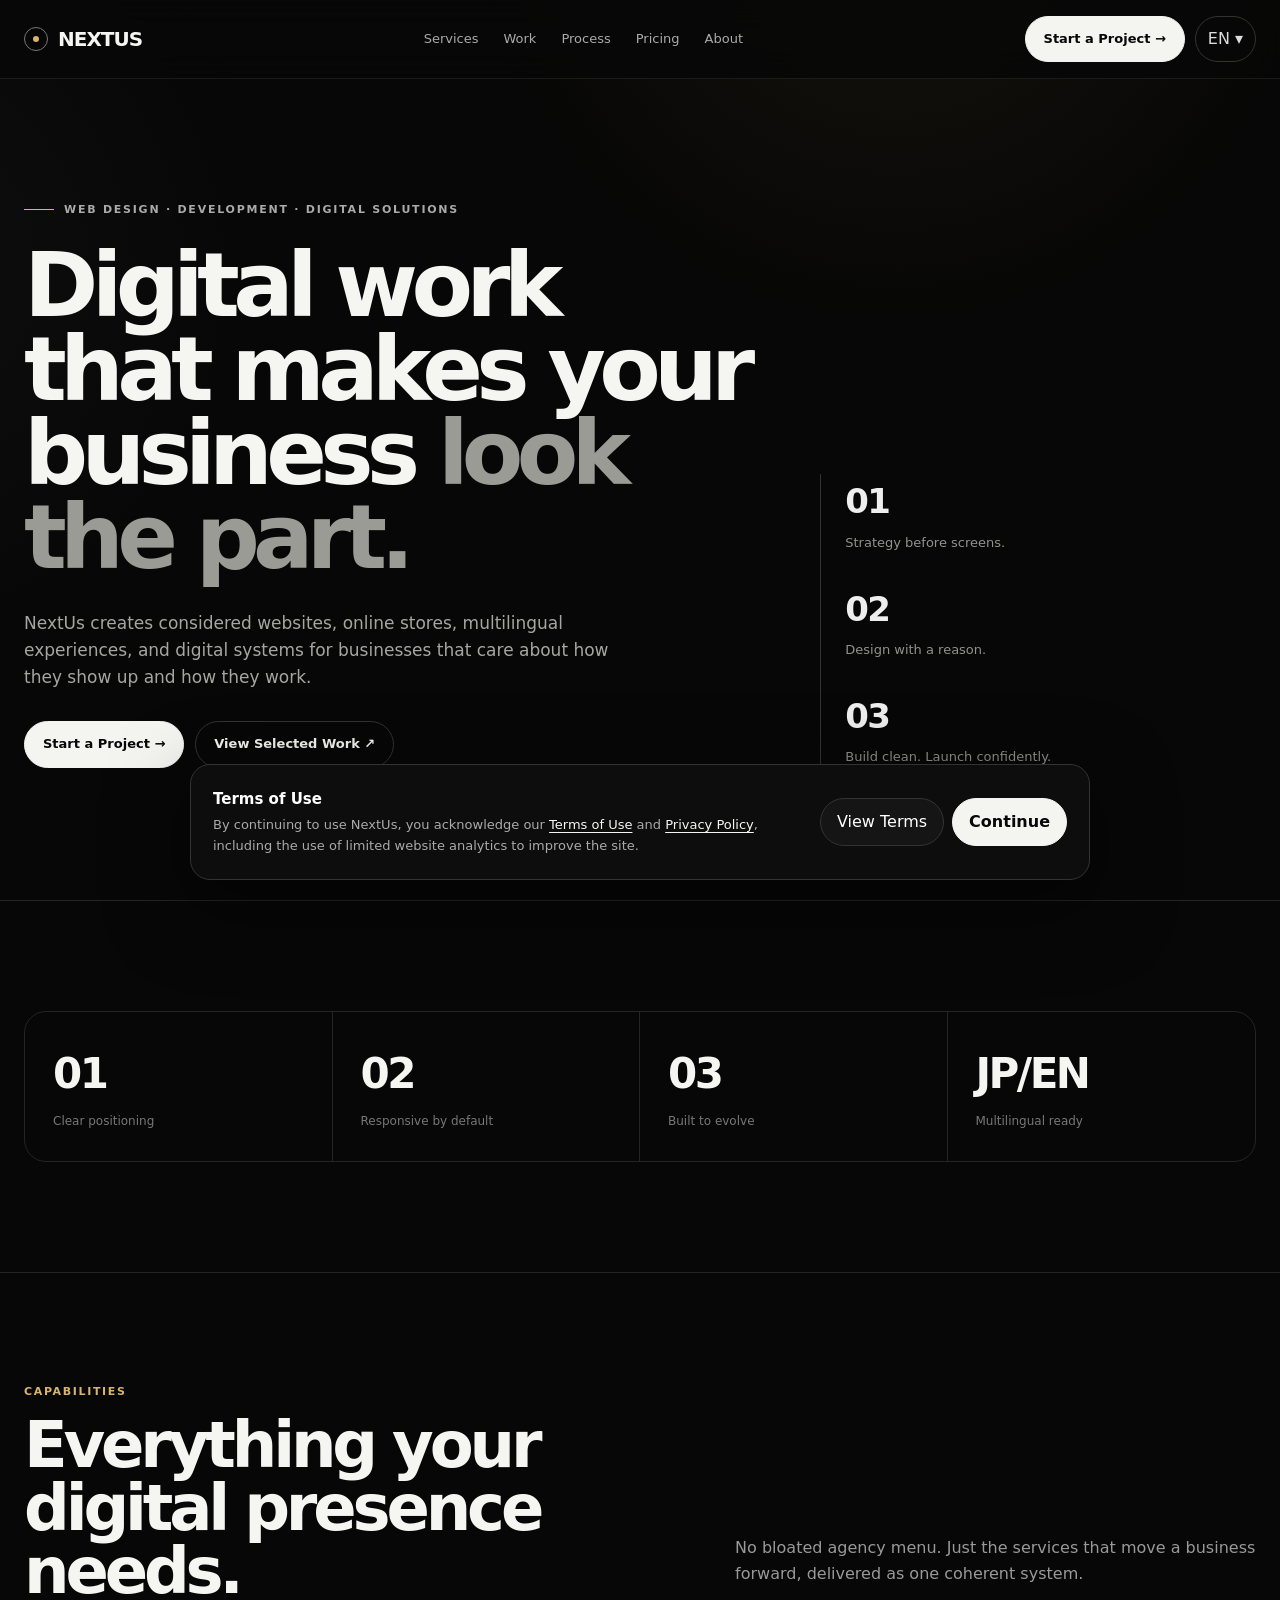
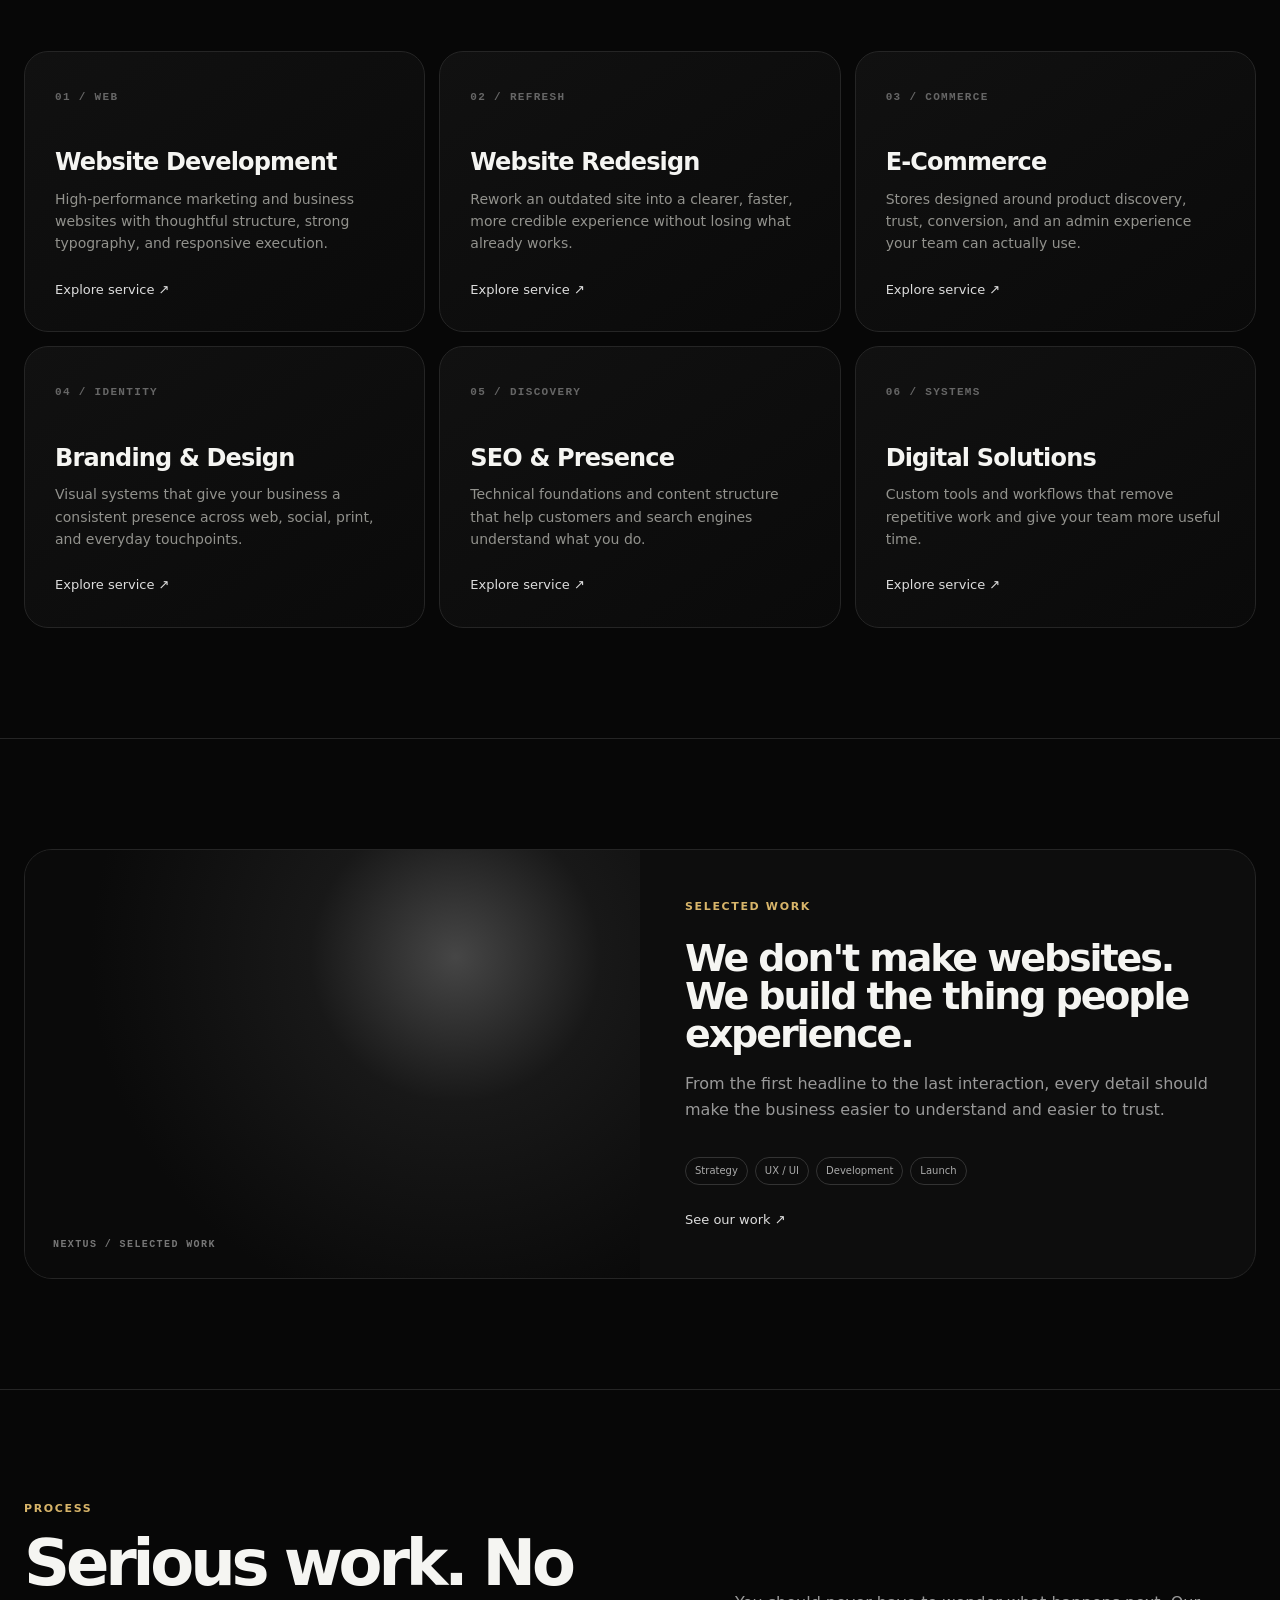
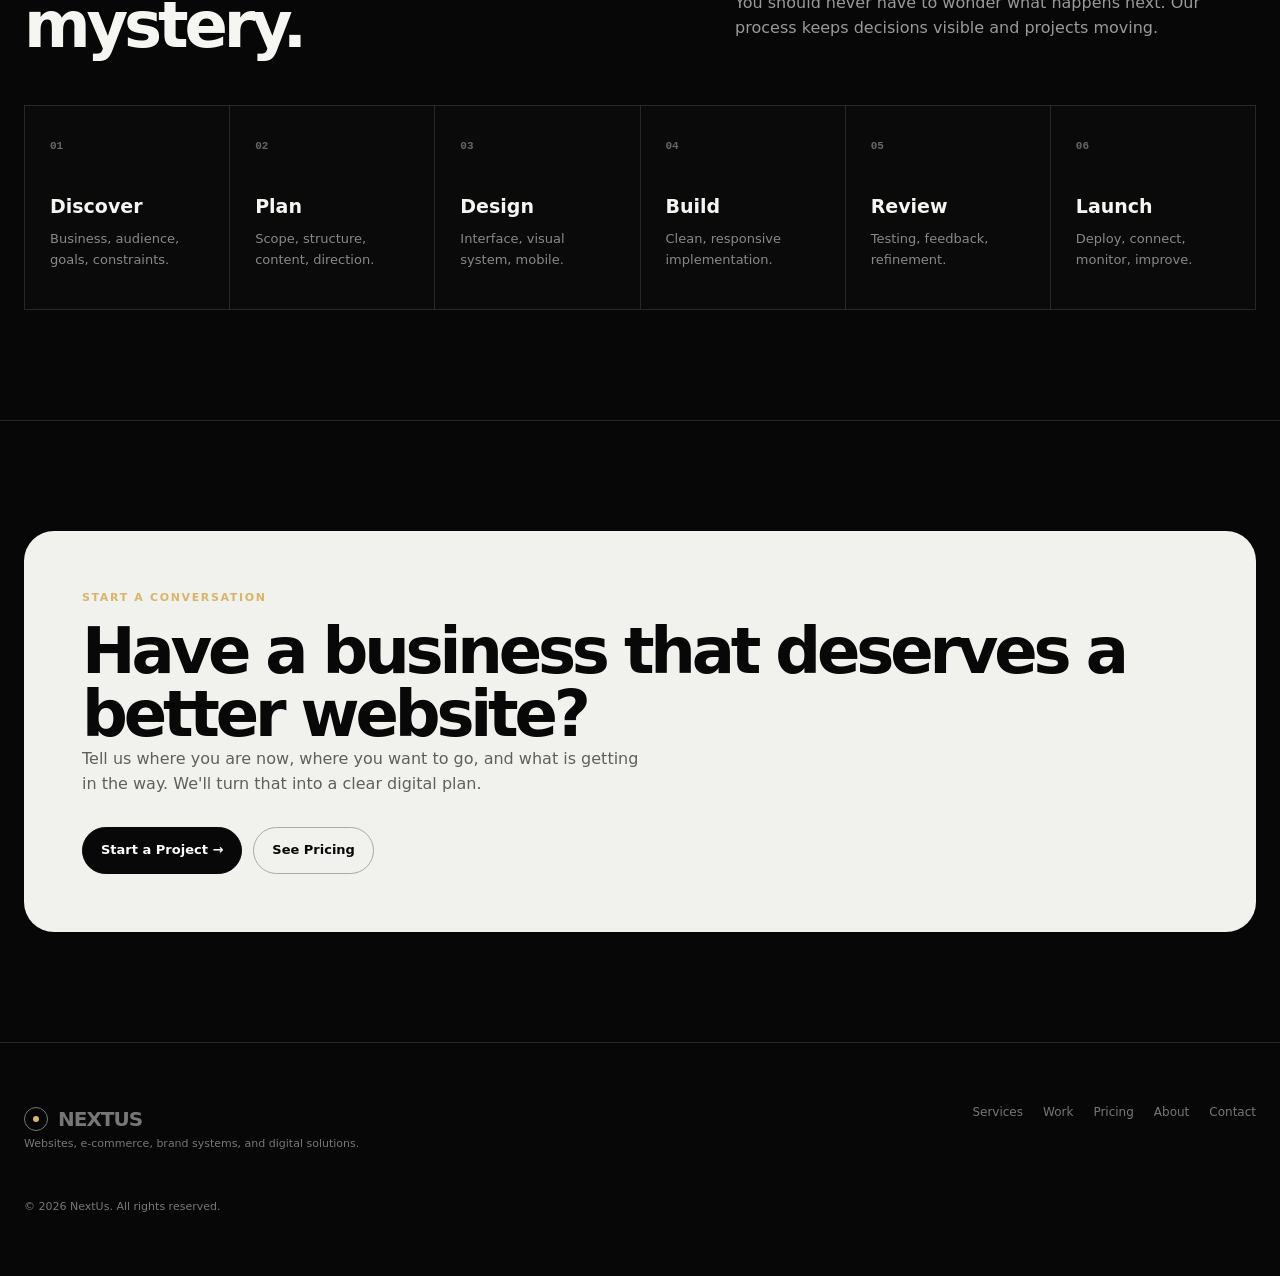
<file: index.html>
<!doctype html><html lang="en"><head><meta charset="utf-8"><meta name="viewport" content="width=device-width,initial-scale=1"><title>NextUs — Digital experiences built for business</title><meta name="description" content="NextUs designs and develops high-quality websites, e-commerce, multilingual experiences, and digital solutions for ambitious businesses."><link rel="stylesheet" href="styles.css"></head><body><header class="nav"><div class="container navin"><a class="brand" href="index.html"><span class="mark"></span>NEXTUS</a><nav class="links"><a href="services.html">Services</a><a href="work.html">Work</a><a href="#process">Process</a><a href="pricing.html">Pricing</a><a href="about.html">About</a></nav><div class="actions"><a class="btn primary" href="contact.html">Start a Project →</a><div class="lang"><button class="lang-toggle"><span data-lang-label>EN</span> ▾</button><div class="lang-menu"><button data-set-lang="en">English</button><button data-set-lang="ja">日本語</button></div></div><button class="menu">Menu</button></div></div><div class="mobile-nav"><a href="services.html">Services</a><a href="work.html">Work</a><a href="#process">Process</a><a href="pricing.html">Pricing</a><a href="about.html">About</a><a href="contact.html">Contact</a></div></header><main><section class="hero"><div class="container hero-grid"><div><div class="eyebrow">WEB DESIGN · DEVELOPMENT · DIGITAL SOLUTIONS</div><h1>Digital work that makes your business <em>look the part.</em></h1><p class="hero-copy">NextUs creates considered websites, online stores, multilingual experiences, and digital systems for businesses that care about how they show up and how they work.</p><div class="ctas"><a class="btn primary" href="contact.html">Start a Project →</a><a class="btn" href="work.html">View Selected Work ↗</a></div></div><div class="hero-meta"><div><strong>01</strong>Strategy before screens.</div><div><strong>02</strong>Design with a reason.</div><div><strong>03</strong>Build clean. Launch confidently.</div></div></div></section><section class="section"><div class="container"><div class="numbers"><div class="number"><strong>01</strong><span>Clear positioning</span></div><div class="number"><strong>02</strong><span>Responsive by default</span></div><div class="number"><strong>03</strong><span>Built to evolve</span></div><div class="number"><strong>JP/EN</strong><span>Multilingual ready</span></div></div></div></section><section class="section"><div class="container"><div class="section-head"><div><div class="kicker">Capabilities</div><h2>Everything your digital presence needs.</h2></div><p class="intro">No bloated agency menu. Just the services that move a business forward, delivered as one coherent system.</p></div><div class="grid"><a class="card reveal" href="services.html#web"><span class="card-num">01 / WEB</span><h3>Website Development</h3><p>High-performance marketing and business websites with thoughtful structure, strong typography, and responsive execution.</p><span class="arrow">Explore service ↗</span></a><a class="card reveal" href="services.html#redesign"><span class="card-num">02 / REFRESH</span><h3>Website Redesign</h3><p>Rework an outdated site into a clearer, faster, more credible experience without losing what already works.</p><span class="arrow">Explore service ↗</span></a><a class="card reveal" href="services.html#ecommerce"><span class="card-num">03 / COMMERCE</span><h3>E-Commerce</h3><p>Stores designed around product discovery, trust, conversion, and an admin experience your team can actually use.</p><span class="arrow">Explore service ↗</span></a><a class="card reveal" href="services.html#branding"><span class="card-num">04 / IDENTITY</span><h3>Branding & Design</h3><p>Visual systems that give your business a consistent presence across web, social, print, and everyday touchpoints.</p><span class="arrow">Explore service ↗</span></a><a class="card reveal" href="services.html#seo"><span class="card-num">05 / DISCOVERY</span><h3>SEO & Presence</h3><p>Technical foundations and content structure that help customers and search engines understand what you do.</p><span class="arrow">Explore service ↗</span></a><a class="card reveal" href="services.html#digital"><span class="card-num">06 / SYSTEMS</span><h3>Digital Solutions</h3><p>Custom tools and workflows that remove repetitive work and give your team more useful time.</p><span class="arrow">Explore service ↗</span></a></div></div></section><section class="section"><div class="container"><div class="case reveal"><div class="case-visual"></div><div class="case-copy"><div class="kicker">Selected work</div><h3>We don't make websites. We build the thing people experience.</h3><p>From the first headline to the last interaction, every detail should make the business easier to understand and easier to trust.</p><div class="tags"><span class="tag">Strategy</span><span class="tag">UX / UI</span><span class="tag">Development</span><span class="tag">Launch</span></div><a class="arrow" href="work.html">See our work ↗</a></div></div></div></section><section class="section" id="process"><div class="container"><div class="section-head"><div><div class="kicker">Process</div><h2>Serious work. No mystery.</h2></div><p class="intro">You should never have to wonder what happens next. Our process keeps decisions visible and projects moving.</p></div><div class="process"><div class="step"><b>01</b><h3>Discover</h3><p>Business, audience, goals, constraints.</p></div><div class="step"><b>02</b><h3>Plan</h3><p>Scope, structure, content, direction.</p></div><div class="step"><b>03</b><h3>Design</h3><p>Interface, visual system, mobile.</p></div><div class="step"><b>04</b><h3>Build</h3><p>Clean, responsive implementation.</p></div><div class="step"><b>05</b><h3>Review</h3><p>Testing, feedback, refinement.</p></div><div class="step"><b>06</b><h3>Launch</h3><p>Deploy, connect, monitor, improve.</p></div></div></div></section><section class="section"><div class="container"><div class="feature"><div class="kicker">Start a conversation</div><h2>Have a business that deserves a better website?</h2><p class="intro">Tell us where you are now, where you want to go, and what is getting in the way. We'll turn that into a clear digital plan.</p><div class="ctas"><a class="btn primary" href="contact.html">Start a Project →</a><a class="btn" href="pricing.html">See Pricing</a></div></div></div></section></main><footer class="footer"><div class="container footer-grid"><div><a class="brand" href="index.html"><span class="mark"></span>NEXTUS</a><p class="small">Websites, e-commerce, brand systems, and digital solutions.</p></div><div class="footer-links"><a href="services.html">Services</a><a href="work.html">Work</a><a href="pricing.html">Pricing</a><a href="about.html">About</a><a href="contact.html">Contact</a></div></div><div class="container small" style="margin-top:35px">© <span class="year">2026</span> NextUs. All rights reserved.</div></footer><script src="script.js"></script><script src="site-enhancements.js"></script></body></html>
</file>
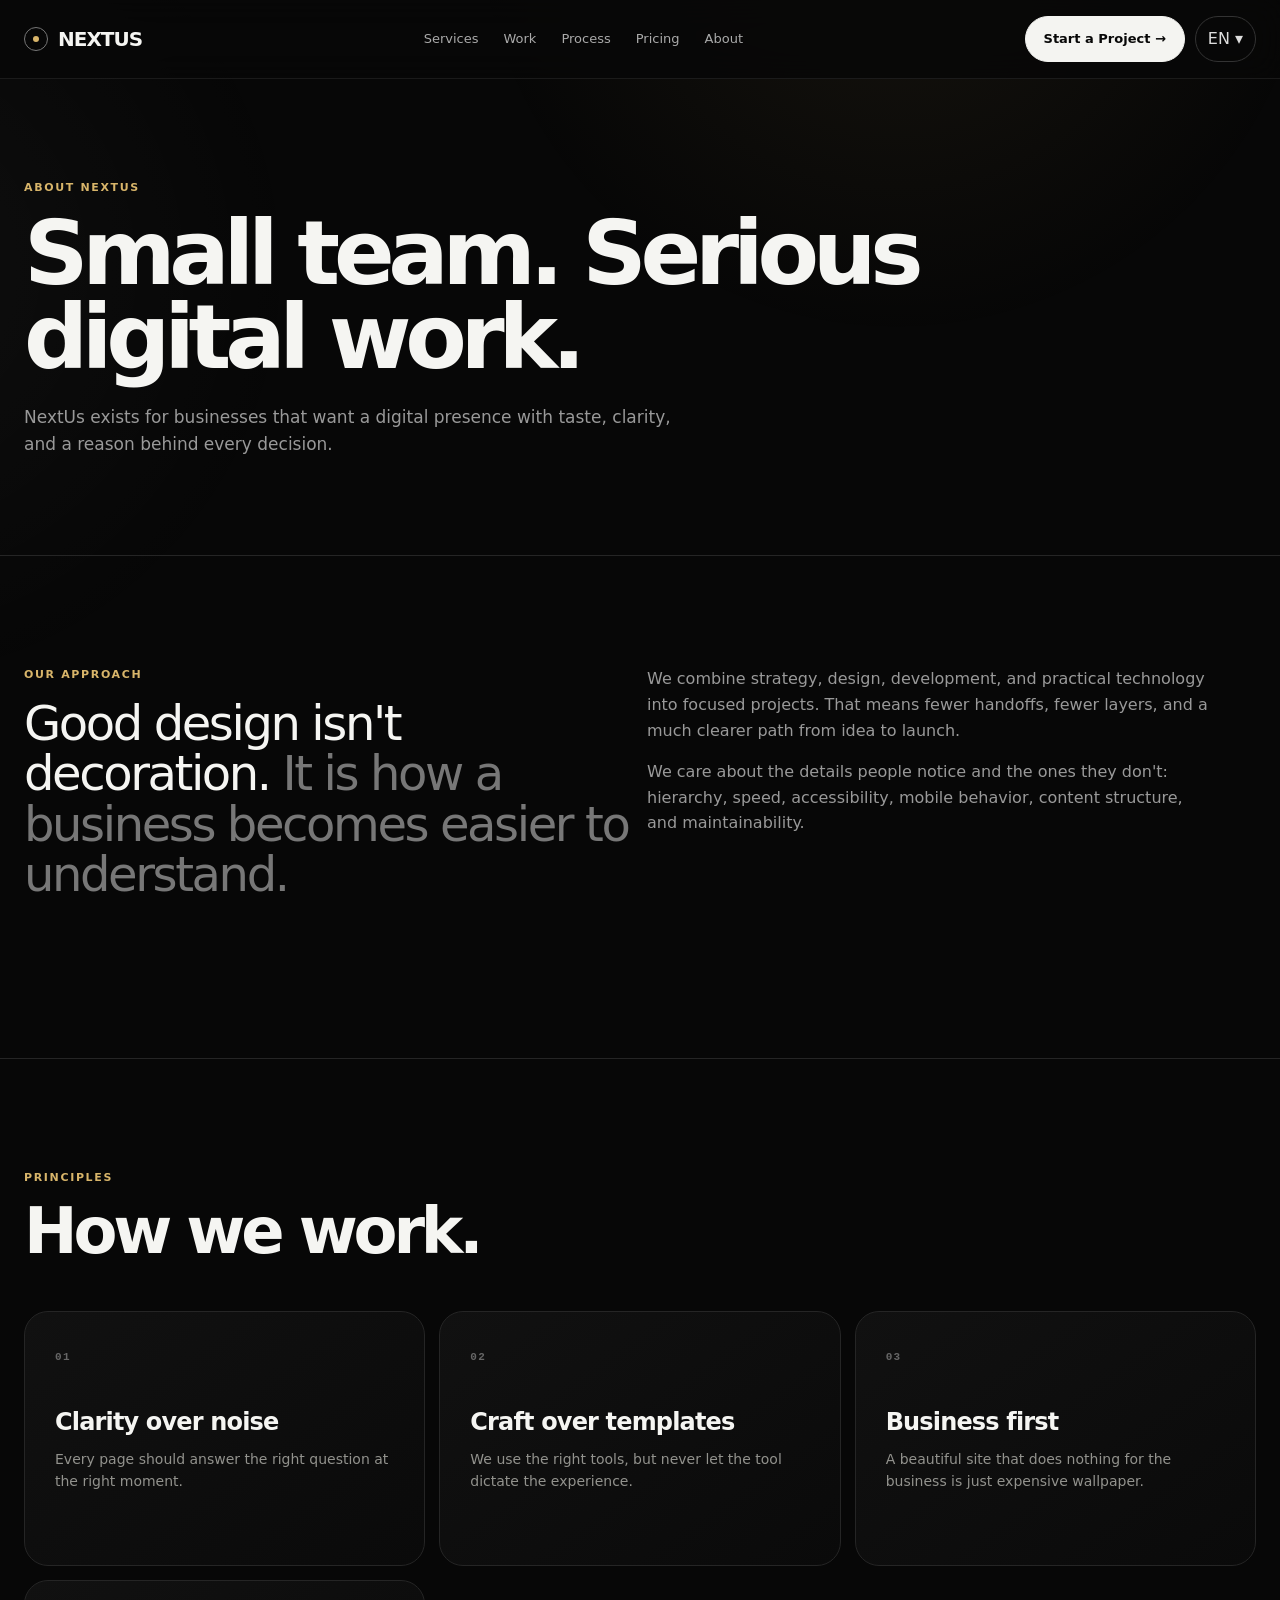
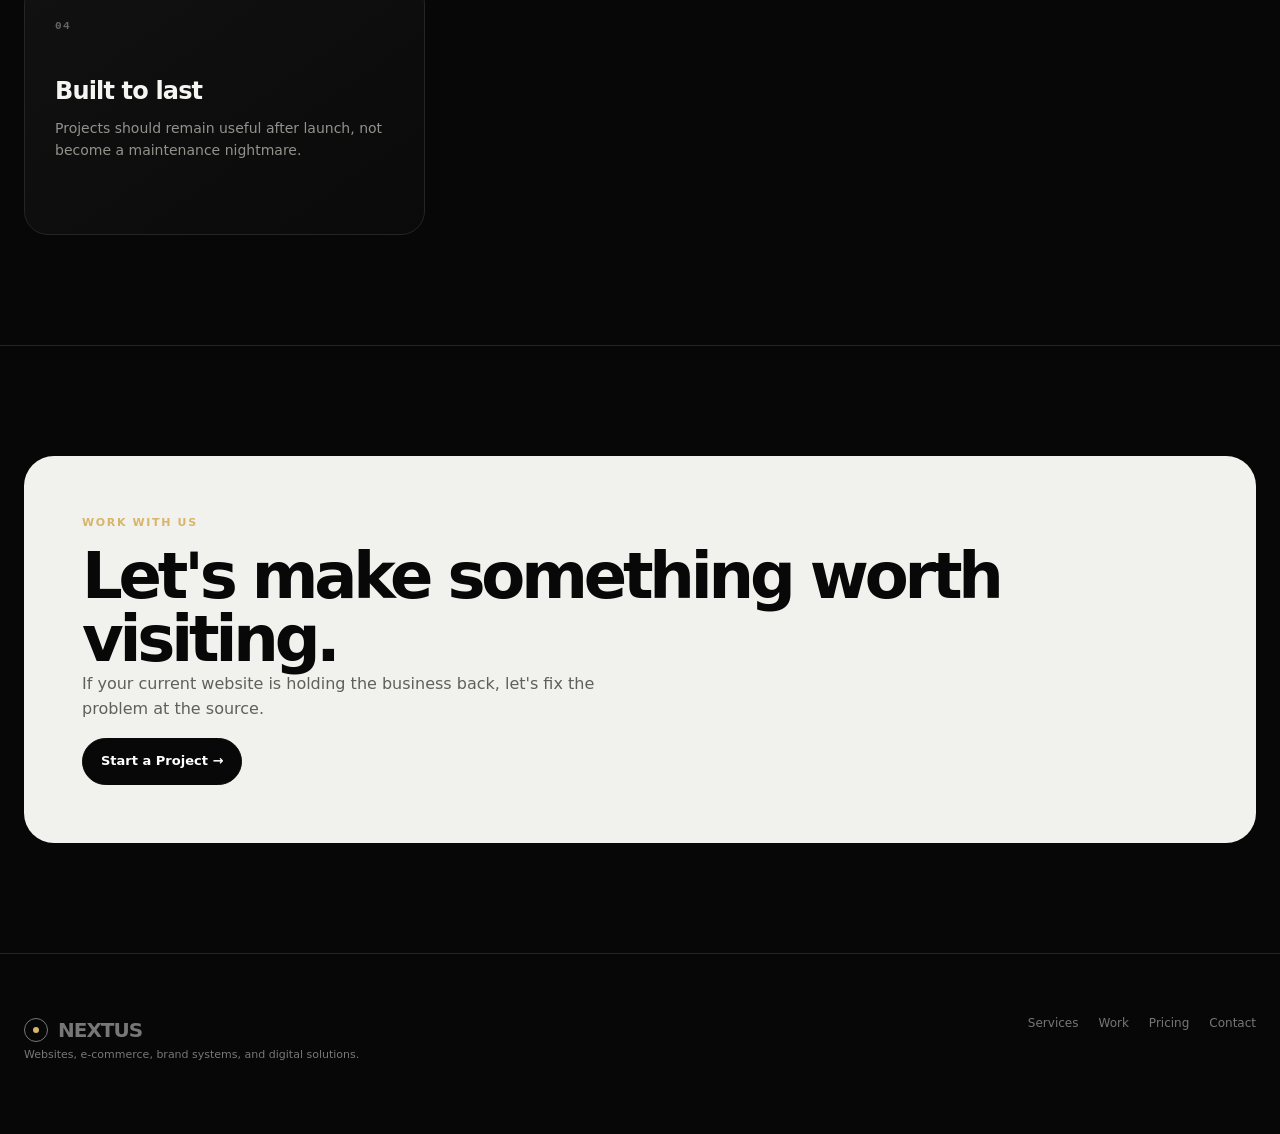
<file: about.html>
<!doctype html><html lang="en"><head><meta charset="utf-8"><meta name="viewport" content="width=device-width,initial-scale=1"><title>About — NextUs</title><meta name="description" content="About NextUs, a small digital studio building thoughtful websites and digital systems."><link rel="stylesheet" href="styles.css"></head><body><header class="nav"><div class="container navin"><a class="brand" href="index.html"><span class="mark"></span>NEXTUS</a><nav class="links"><a href="services.html">Services</a><a href="work.html">Work</a><a href="index.html#process">Process</a><a href="pricing.html">Pricing</a><a href="about.html">About</a></nav><div class="actions"><a class="btn primary" href="contact.html">Start a Project →</a><div class="lang"><button class="lang-toggle"><span data-lang-label>EN</span> ▾</button><div class="lang-menu"><button data-set-lang="en">English</button><button data-set-lang="ja">日本語</button></div></div><button class="menu">Menu</button></div></div><div class="mobile-nav"><a href="services.html">Services</a><a href="work.html">Work</a><a href="index.html#process">Process</a><a href="pricing.html">Pricing</a><a href="about.html">About</a><a href="contact.html">Contact</a></div></header><main><section class="page-hero"><div class="container"><div class="kicker">About NextUs</div><h1>Small team. Serious digital work.</h1><p>NextUs exists for businesses that want a digital presence with taste, clarity, and a reason behind every decision.</p></div></section><section class="section"><div class="container grid-2"><div><div class="kicker">Our approach</div><p class="quote">Good design isn't decoration. <span>It is how a business becomes easier to understand.</span></p></div><div><p class="intro">We combine strategy, design, development, and practical technology into focused projects. That means fewer handoffs, fewer layers, and a much clearer path from idea to launch.</p><p class="intro">We care about the details people notice and the ones they don't: hierarchy, speed, accessibility, mobile behavior, content structure, and maintainability.</p></div></div></section><section class="section"><div class="container"><div class="section-head"><div><div class="kicker">Principles</div><h2>How we work.</h2></div></div><div class="grid"><div class="card"><span class="card-num">01</span><h3>Clarity over noise</h3><p>Every page should answer the right question at the right moment.</p></div><div class="card"><span class="card-num">02</span><h3>Craft over templates</h3><p>We use the right tools, but never let the tool dictate the experience.</p></div><div class="card"><span class="card-num">03</span><h3>Business first</h3><p>A beautiful site that does nothing for the business is just expensive wallpaper.</p></div><div class="card"><span class="card-num">04</span><h3>Built to last</h3><p>Projects should remain useful after launch, not become a maintenance nightmare.</p></div></div></div></section><section class="section"><div class="container"><div class="feature"><div class="kicker">Work with us</div><h2>Let's make something worth visiting.</h2><p class="intro">If your current website is holding the business back, let's fix the problem at the source.</p><a class="btn primary" href="contact.html">Start a Project →</a></div></div></section></main><footer class="footer"><div class="container footer-grid"><div><a class="brand" href="index.html"><span class="mark"></span>NEXTUS</a><p class="small">Websites, e-commerce, brand systems, and digital solutions.</p></div><div class="footer-links"><a href="services.html">Services</a><a href="work.html">Work</a><a href="pricing.html">Pricing</a><a href="contact.html">Contact</a></div></div></footer><script src="script.js"></script></body></html>
</file>
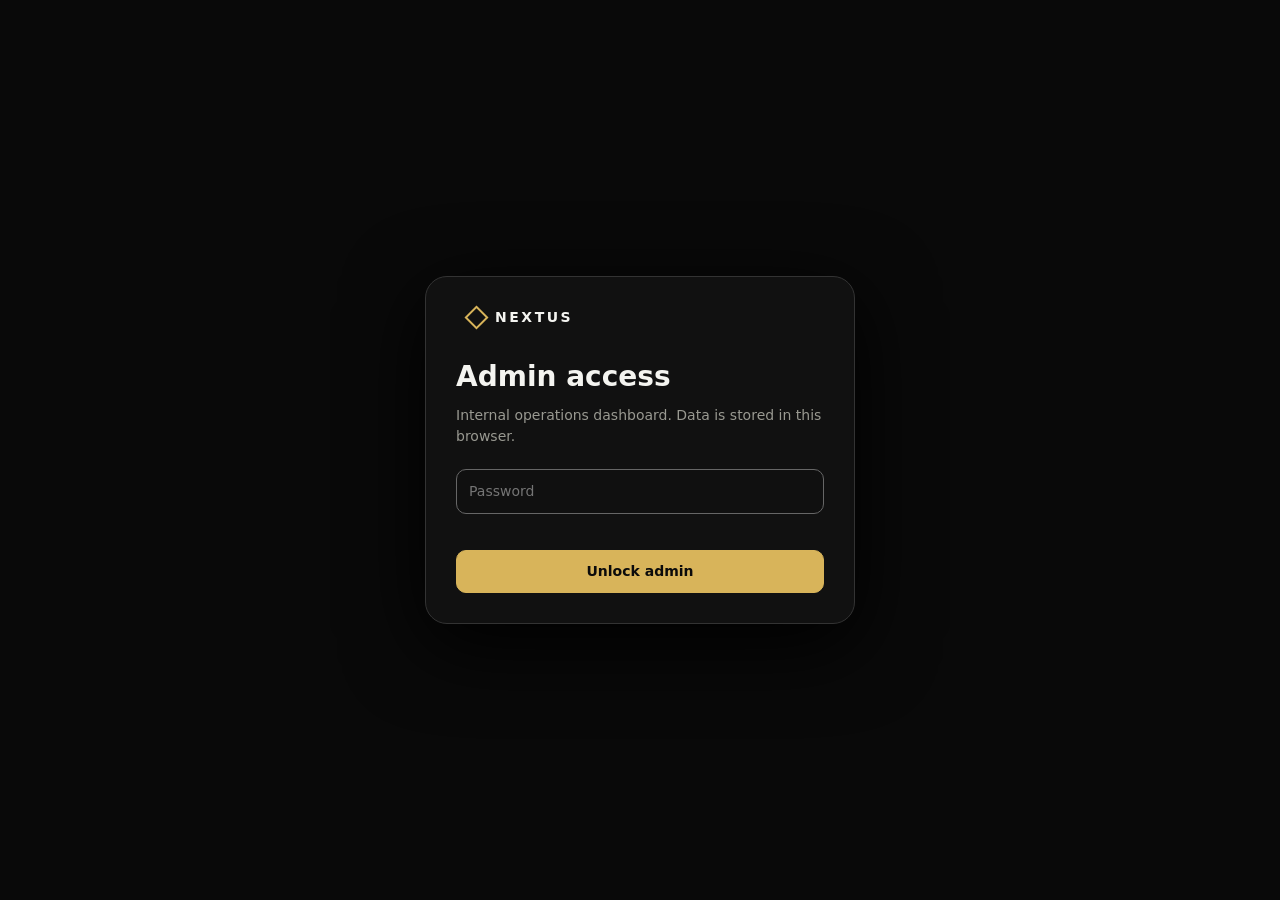
<file: admin.html>
<!doctype html>
<html lang="ja">
<head>
<meta charset="utf-8">
<meta name="viewport" content="width=device-width,initial-scale=1">
<title>NextUs Admin</title>
<style>
:root{--bg:#090909;--panel:#111;--panel2:#151515;--line:#292929;--text:#f4f4f0;--muted:#999991;--gold:#d8b45a;--green:#69c58a;--red:#e56d6d;--yellow:#e5c46d;--blue:#72a9e8;--radius:16px}*{box-sizing:border-box}body{margin:0;background:var(--bg);color:var(--text);font:14px/1.5 Inter,system-ui,-apple-system,"Segoe UI",sans-serif}button,input,select,textarea{font:inherit}button{cursor:pointer}.app{min-height:100vh}.side{position:fixed;inset:0 auto 0 0;width:240px;background:#0b0b0b;border-right:1px solid var(--line);padding:26px 16px;z-index:5}.brand{font-weight:800;letter-spacing:.18em;padding:0 12px 28px;display:flex;align-items:center;gap:10px}.mark{width:17px;height:17px;border:2px solid var(--gold);display:inline-block;transform:rotate(45deg)}.nav{display:grid;gap:5px}.nav button{border:0;background:none;color:var(--muted);padding:11px 12px;border-radius:10px;text-align:left}.nav button:hover,.nav button.active{background:#181818;color:var(--text)}.nav button.active{box-shadow:inset 2px 0 var(--gold)}.side-note{position:absolute;bottom:20px;left:28px;color:#666;font-size:11px}.main{margin-left:240px;padding:34px 40px;max-width:1500px}.top{display:flex;justify-content:space-between;gap:20px;align-items:center;margin-bottom:28px}.eyebrow{font-size:11px;letter-spacing:.16em;color:var(--gold);text-transform:uppercase}.title{font-size:30px;line-height:1.15;margin:4px 0;font-weight:750}.sub,.muted{color:var(--muted)}.actions,.toolbar,.modal-actions{display:flex;gap:9px;flex-wrap:wrap}.btn{border:1px solid var(--line);background:#151515;color:var(--text);border-radius:10px;padding:10px 14px}.btn:hover{border-color:#555}.btn.primary{background:var(--gold);border-color:var(--gold);color:#0b0b0b;font-weight:700}.btn.danger{border-color:#4b2929;color:var(--red);background:#171010}.btn:disabled{opacity:.45;cursor:not-allowed}.grid4{display:grid;grid-template-columns:repeat(4,1fr);gap:14px}.stat,.card{background:var(--panel);border:1px solid var(--line);border-radius:var(--radius);padding:20px}.stat-label{font-size:11px;color:var(--muted);letter-spacing:.06em}.stat-value{font-size:28px;font-weight:750;margin-top:7px}.stat-foot{font-size:12px;color:var(--muted);margin-top:5px}.dashboard-grid{display:grid;grid-template-columns:1.35fr 1fr;gap:16px;margin-top:16px}.card-head{display:flex;justify-content:space-between;gap:12px;align-items:center;margin-bottom:14px}.card h2{font-size:17px;margin:0}.list{display:grid;gap:8px}.row{display:flex;justify-content:space-between;align-items:center;gap:12px;padding:13px 0;border-top:1px solid #202020}.row:first-child{border-top:0}.row-main{display:flex;align-items:center;gap:10px}.avatar{width:34px;height:34px;border-radius:10px;background:#1b1b1b;display:grid;place-items:center;color:var(--gold);font-weight:700}.badge{display:inline-flex;border:1px solid var(--line);padding:4px 8px;border-radius:999px;font-size:11px;white-space:nowrap}.green{color:var(--green)}.red{color:var(--red)}.yellow{color:var(--yellow)}.blue{color:var(--blue)}.section{display:none}.section.active{display:block}.toolbar{margin-bottom:15px}.search{flex:1;min-width:220px}.input,.select,.textarea{width:100%;background:#101010;color:var(--text);border:1px solid var(--line);border-radius:10px;padding:11px 12px;outline:none}.input:focus,.select:focus,.textarea:focus{border-color:#666}.invalid{border-color:var(--red)!important}.table-wrap{overflow:auto;border:1px solid var(--line);border-radius:var(--radius)}table{width:100%;border-collapse:collapse;min-width:950px}th,td{text-align:left;padding:13px 15px;border-bottom:1px solid #202020}th{font-size:11px;color:var(--muted);text-transform:uppercase;letter-spacing:.08em;background:#101010}tr:last-child td{border-bottom:0}.empty{padding:38px;text-align:center;color:var(--muted)}.modal{position:fixed;inset:0;background:#000c;display:none;place-items:center;padding:18px;z-index:20}.modal.open{display:grid}.modal-box{width:min(800px,100%);max-height:92vh;overflow:auto;background:#111;border:1px solid #333;border-radius:20px;padding:24px}.modal-head{display:flex;justify-content:space-between;align-items:center;margin-bottom:18px}.modal-head h2{margin:0}.close{border:0;background:none;color:var(--muted);font-size:22px}.form-grid{display:grid;grid-template-columns:1fr 1fr;gap:12px}.field{display:grid;gap:6px}.field.full{grid-column:1/-1}.field label{font-size:12px;color:var(--muted)}.section-label{font-size:11px;color:var(--gold);letter-spacing:.12em;text-transform:uppercase;margin:19px 0 8px}.checklist{display:grid;gap:7px}.check-item{display:flex;align-items:center;justify-content:space-between;gap:12px;padding:11px 12px;background:#151515;border:1px solid #252525;border-radius:11px}.check-item label{display:flex;align-items:center;gap:9px;cursor:pointer;flex:1}.check-item input{width:17px;height:17px;accent-color:var(--gold)}.check-price{color:var(--gold);white-space:nowrap}.price-box{margin-top:17px;padding:17px;border:1px solid #4a3d20;background:#15120b;border-radius:15px;display:flex;justify-content:space-between;align-items:center;gap:15px}.total{font-size:29px;font-weight:800;color:var(--gold)}.quote-box{margin-top:10px;padding:14px;border:1px solid var(--line);border-radius:12px;background:#0d0d0d;white-space:pre-wrap;color:#ddd}.status-row{display:flex;gap:7px;flex-wrap:wrap}.status-btn.active{border-color:var(--gold);color:var(--gold)}.warning{padding:12px 14px;border:1px solid #4a3d20;background:#15120b;border-radius:12px;color:#ddd;margin:12px 0}.success{padding:12px 14px;border:1px solid #254631;background:#101711;border-radius:12px;color:#ddd}.toast{position:fixed;right:18px;bottom:18px;background:#eee;color:#111;padding:11px 15px;border-radius:10px;display:none;font-weight:650;z-index:40}.toast.show{display:block}.auth-screen{position:fixed;inset:0;background:#090909;display:grid;place-items:center;padding:20px;z-index:100}.auth-box{width:min(430px,100%);background:#111;border:1px solid #333;border-radius:22px;padding:30px;box-shadow:0 20px 80px #000}.auth-screen.hidden{display:none}.auth-title{font-size:28px;margin:0 0 7px}.auth-sub{color:var(--muted);margin:0 0 22px}.auth-error{color:var(--red);min-height:21px;margin-top:7px;font-size:13px}.audit{max-height:520px;overflow:auto}.audit-item{padding:11px 0;border-top:1px solid #202020}.audit-item:first-child{border-top:0}.audit-time{font-size:11px;color:var(--muted)}
@media(max-width:900px){.side{width:72px;padding:20px 8px}.brand{font-size:0;justify-content:center}.nav button{font-size:0;text-align:center}.nav button::first-letter{font-size:18px}.side-note{display:none}.main{margin-left:72px;padding:25px 18px}.grid4{grid-template-columns:1fr 1fr}.dashboard-grid{grid-template-columns:1fr}.form-grid{grid-template-columns:1fr}.field.full{grid-column:auto}}
@media(max-width:520px){.grid4{grid-template-columns:1fr}.top{align-items:flex-start;flex-direction:column}.main{padding:20px 12px}.price-box{align-items:flex-start;flex-direction:column}}
</style>
</head>
<body>
<div id="authScreen" class="auth-screen"><div class="auth-box"><div class="brand"><span class="mark"></span>NEXTUS</div><h1 class="auth-title">Admin access</h1><p class="auth-sub">Internal operations dashboard. Data is stored in this browser.</p><form id="authForm"><input id="passwordInput" class="input" type="password" autocomplete="current-password" placeholder="Password" required autofocus><div id="authError" class="auth-error"></div><button class="btn primary" style="width:100%;margin-top:8px">Unlock admin</button></form></div></div>
<div id="app" class="app" hidden>
<aside class="side"><div class="brand"><span class="mark"></span>NEXTUS</div><nav class="nav" id="mainNav"><button class="active" data-section="dashboard">⌂　Dashboard</button><button data-section="clients">◎　Clients</button><button data-section="subscriptions">↻　Subscriptions</button><button data-section="payments">¥　Payments</button><button data-section="tasks">✓　Tasks</button><button data-section="calendar">▦　Calendar</button><button data-section="audit">◌　Audit log</button></nav><div class="side-note">INTERNAL OPERATIONS<br>Local data • v5.0</div></aside>
<main class="main">
<section id="dashboard" class="section active"><div class="top"><div><div class="eyebrow">NextUs / Operations</div><h1 class="title" id="greeting">Good evening.</h1><p class="sub">One place for clients, billing, tasks and quotes.</p></div><div class="actions"><button class="btn" id="exportBtn">Export backup</button><button class="btn" id="importBtn">Import backup</button><input id="importFile" type="file" accept="application/json" hidden><button class="btn" id="lockBtn">Lock</button><button class="btn primary" id="quickAdd">＋ Add client</button></div></div><div class="grid4"><div class="stat"><div class="stat-label">ACTIVE CLIENTS</div><div class="stat-value" id="statClients">0</div><div class="stat-foot">Current customers</div></div><div class="stat"><div class="stat-label">MONTHLY RECURRING</div><div class="stat-value" id="statMrr">¥0</div><div class="stat-foot">Active CARE plans</div></div><div class="stat"><div class="stat-label">DUE THIS WEEK</div><div class="stat-value" id="statDue">0</div><div class="stat-foot">Subscriptions</div></div><div class="stat"><div class="stat-label">OVERDUE</div><div class="stat-value red" id="statOverdue">0</div><div class="stat-foot">Needs attention</div></div></div><div class="dashboard-grid"><div class="card"><div class="card-head"><h2>Upcoming payments</h2><span class="muted">Next 30 days</span></div><div id="upcoming" class="list"></div></div><div class="card"><div class="card-head"><h2>Work requiring attention</h2><span class="muted">Open tasks</span></div><div id="attention" class="list"></div></div></div><div class="card" style="margin-top:16px"><div class="card-head"><h2>Data safety</h2><span class="badge yellow">Browser storage</span></div><div class="warning">This dashboard uses localStorage. The password gate is a convenience lock, not server-side security. Do not store sensitive customer/payment data here until real authentication and a database are connected.</div></div></section>
<section id="clients" class="section"><div class="top"><div><div class="eyebrow">Clients</div><h1 class="title">Client directory</h1><p class="sub">Every company. Every commitment. Nothing forgotten.</p></div><button class="btn primary" id="addClientBtn">＋ Add client</button></div><div class="toolbar"><input class="input search" id="clientSearch" placeholder="Search clients…"><select class="select" id="clientFilter"><option value="all">All active</option><option value="active">Active CARE</option><option value="attention">Needs attention</option><option value="archived">Archived</option></select></div><div class="table-wrap"><table><thead><tr><th>Client</th><th>Plan</th><th>Project total</th><th>Monthly</th><th>Next billing</th><th>Quote</th><th>Status</th><th>Actions</th></tr></thead><tbody id="clientTable"></tbody></table></div></section>
<section id="subscriptions" class="section"><div class="top"><div><div class="eyebrow">Recurring revenue</div><h1 class="title">Subscriptions</h1><p class="sub">Track CARE plans and billing dates.</p></div></div><div class="table-wrap"><table><thead><tr><th>Client</th><th>CARE</th><th>Monthly</th><th>Next payment</th><th>Status</th></tr></thead><tbody id="subscriptionTable"></tbody></table></div></section>
<section id="payments" class="section"><div class="top"><div><div class="eyebrow">Cash flow</div><h1 class="title">Payments</h1><p class="sub">Record a payment and automatically move the next billing date forward.</p></div></div><div class="table-wrap"><table><thead><tr><th>Client</th><th>Amount</th><th>Due</th><th>Status</th><th>Action</th></tr></thead><tbody id="paymentTable"></tbody></table></div></section>
<section id="tasks" class="section"><div class="top"><div><div class="eyebrow">Client work</div><h1 class="title">Tasks</h1><p class="sub">The work behind the promises.</p></div><button class="btn primary" id="addTaskBtn">＋ Add task</button></div><div class="card"><div id="taskList" class="list"></div></div></section>
<section id="calendar" class="section"><div class="top"><div><div class="eyebrow">Schedule</div><h1 class="title">Billing calendar</h1><p class="sub">What is coming next.</p></div></div><div class="card"><div id="calendarList" class="list"></div></div></section>
<section id="audit" class="section"><div class="top"><div><div class="eyebrow">Accountability</div><h1 class="title">Audit log</h1><p class="sub">Important changes are recorded locally.</p></div><button class="btn danger" id="clearAuditBtn">Clear audit log</button></div><div class="card"><div id="auditList" class="audit"></div></div></section>
</main></div>

<div class="modal" id="clientModal"><div class="modal-box"><div class="modal-head"><h2 id="modalTitle">Add client + calculate price</h2><button class="close" id="closeModal">×</button></div><form id="clientForm"><input type="hidden" id="editId"><div class="form-grid"><div class="field"><label>Company name *</label><input required class="input" id="company" maxlength="120"></div><div class="field"><label>Contact person</label><input class="input" id="contact" maxlength="120"></div><div class="field"><label>Email</label><input type="email" class="input" id="email" maxlength="200"></div><div class="field"><label>Next billing date</label><input type="date" class="input" id="billing"></div></div><div class="section-label">01 / Base service</div><div class="checklist"><div class="check-item"><label><input type="radio" name="base" value="A1" data-price="50000" checked><span><b>A1 — STARTER</b><br><span class="muted">Website + basic online business environment</span></span></label><span class="check-price">¥50,000</span></div><div class="check-item"><label><input type="radio" name="base" value="A2" data-price="100000"><span><b>A2 — BUSINESS</b><br><span class="muted">Acquisition / inquiries / bookings</span></span></label><span class="check-price">¥100,000</span></div><div class="check-item"><label><input type="radio" name="base" value="CUSTOM OP" data-price="150000"><span><b>CUSTOM OP</b><br><span class="muted">Custom systems, automation, dashboards or web apps</span></span></label><span class="check-price">¥150,000</span></div></div><div class="section-label">02 / Add-ons</div><div class="checklist" id="addonChecklist"><div class="check-item"><label><input type="checkbox" data-key="page" data-price="8000"><span><b>Additional page</b><br><span class="muted">Each additional website page</span></span></label><span class="check-price">+¥8,000</span></div><div class="check-item"><label><input type="checkbox" data-key="revision" data-price="5000"><span><b>Additional revision</b><br><span class="muted">Extra revision round</span></span></label><span class="check-price">+¥5,000</span></div><div class="check-item"><label><input type="checkbox" data-key="major" data-price="10000"><span><b>Major design change</b></span></label><span class="check-price">+¥10,000</span></div><div class="check-item"><label><input type="checkbox" data-key="form" data-price="5000"><span><b>Contact form</b></span></label><span class="check-price">+¥5,000</span></div><div class="check-item"><label><input type="checkbox" data-key="booking" data-price="15000"><span><b>Booking system</b></span></label><span class="check-price">+¥15,000</span></div><div class="check-item"><label><input type="checkbox" data-key="gbp" data-price="10000"><span><b>Google Business Profile setup</b></span></label><span class="check-price">+¥10,000</span></div><div class="check-item"><label><input type="checkbox" data-key="seo" data-price="15000"><span><b>Local SEO setup</b></span></label><span class="check-price">+¥15,000</span></div><div class="check-item"><label><input type="checkbox" data-key="line" data-price="15000"><span><b>LINE integration</b></span></label><span class="check-price">+¥15,000</span></div><div class="check-item"><label><input type="checkbox" data-key="language" data-price="10000"><span><b>Multilingual page</b></span></label><span class="check-price">+¥10,000</span></div><div class="check-item"><label><input type="checkbox" data-key="analytics" data-price="5000"><span><b>Analytics setup</b></span></label><span class="check-price">+¥5,000</span></div><div class="check-item"><label><input type="checkbox" data-key="dashboard" data-price="30000"><span><b>Custom dashboard</b></span></label><span class="check-price">+¥30,000</span></div><div class="check-item"><label><input type="checkbox" data-key="webapp" data-price="50000"><span><b>Custom web app</b></span></label><span class="check-price">+¥50,000</span></div><div class="check-item"><label><input type="checkbox" data-key="automation" data-price="30000"><span><b>Business automation</b></span></label><span class="check-price">+¥30,000</span></div></div><div class="price-box"><div><small>PROJECT TOTAL</small><span class="muted">Calculated from the selected services.</span></div><div class="total" id="calculatedTotal">¥50,000</div></div><div class="section-label">03 / Quote workflow</div><div class="status-row" id="quoteStatus"><button type="button" class="btn status-btn" data-status="DRAFT">DRAFT</button><button type="button" class="btn status-btn" data-status="READY">READY</button><button type="button" class="btn status-btn" data-status="SENT">SENT</button><button type="button" class="btn status-btn" data-status="ACCEPTED">ACCEPTED</button><button type="button" class="btn status-btn" data-status="IN PROGRESS">IN PROGRESS</button><button type="button" class="btn status-btn" data-status="COMPLETED">COMPLETED</button></div><div class="quote-box" id="quotePreview"></div><button type="button" class="btn" id="copyQuoteBtn" style="margin-top:9px">Copy customer message</button><div class="section-label">04 / Customer record</div><div class="form-grid"><div class="field full"><label>Notes</label><textarea class="textarea" id="notes" rows="3" maxlength="2000" placeholder="Requirements, quote notes, special requests…"></textarea></div><div class="field"><label>CARE plan</label><select class="select" id="care"><option value="none">None</option><option value="C1">C1 — ¥5,000/月</option><option value="C2">C2 — ¥10,000/月</option><option value="C3">C3 — ¥20,000/月</option></select></div><div class="field"><label>Monthly fee</label><input type="number" min="0" step="1000" class="input" id="monthly" value="0"></div></div><div id="deleteArea"></div><div class="modal-actions"><button type="button" class="btn" id="cancelModal">Cancel</button><button class="btn primary">Save client</button></div></form></div></div>
<div class="modal" id="taskModal"><div class="modal-box"><div class="modal-head"><h2>Add task</h2><button class="close" id="closeTaskModal">×</button></div><form id="taskForm"><div class="form-grid"><div class="field full"><label>Task *</label><input required class="input" id="taskName" maxlength="200"></div><div class="field"><label>Client</label><select class="select" id="taskClient"></select></div><div class="field"><label>Due date</label><input type="date" class="input" id="taskDue"></div></div><div class="modal-actions"><button type="button" class="btn" id="cancelTask">Cancel</button><button class="btn primary">Add task</button></div></form></div></div>
<div class="toast" id="toast">Saved</div>
<script>
const KEY='nextus-admin-v2',SESSION='nextus-admin-auth-v2',CARE={C1:5000,C2:10000,C3:20000};
const PASSWORD_HASH='5c036de6f68b789d8da96cfbb1b4cfe8a79cbcc23ab88b610f63e27e75db4f80';
const PRICES={A1:50000,A2:100000,'CUSTOM OP':150000,page:8000,revision:5000,major:10000,form:5000,booking:15000,gbp:10000,seo:15000,line:15000,language:10000,analytics:5000,dashboard:30000,webapp:50000,automation:30000};
const $=s=>document.querySelector(s),$$=s=>[...document.querySelectorAll(s)];
let data=loadData(),history=[],currentQuoteStatus='DRAFT';
function loadData(){try{const x=JSON.parse(localStorage.getItem(KEY)||'null');if(x&&Array.isArray(x.clients)&&Array.isArray(x.tasks))return x}catch{}return{clients:[],tasks:[],audit:[]}}
function save(){localStorage.setItem(KEY,JSON.stringify(data))}
function snapshot(){return JSON.parse(JSON.stringify(data))}
function audit(action,detail){data.audit=Array.isArray(data.audit)?data.audit:[];data.audit.unshift({id:crypto.randomUUID(),time:new Date().toISOString(),action,detail});data.audit=data.audit.slice(0,300);save()}
function yen(n){return new Intl.NumberFormat('ja-JP',{style:'currency',currency:'JPY',maximumFractionDigits:0}).format(Number(n)||0)}
function esc(s){return String(s??'').replace(/[&<>"']/g,m=>({'&':'&amp;','<':'&lt;','>':'&gt;','"':'&quot;',"'":'&#39;'}[m]))}
function fmt(d){if(!d)return'—';return new Intl.DateTimeFormat('ja-JP',{month:'short',day:'numeric'}).format(new Date(d+'T00:00:00'))}
function daysUntil(d){if(!d)return 9999;const a=new Date();a.setHours(0,0,0,0);return Math.ceil((new Date(d+'T00:00:00')-a)/86400000)}
function activeClients(){return data.clients.filter(c=>!c.archived)}
function clientName(id){return data.clients.find(c=>c.id===id)?.company||'No client'}
function clientStatus(c){if(c.archived)return['Archived','muted'];if(!c.care||c.care==='none')return['No subscription','muted'];const n=daysUntil(c.billing);if(n<0)return['Overdue','red'];if(n<=7)return['Due soon','yellow'];return['Active','green']}
function calcPrice(){const base=$('input[name="base"]:checked');let total=Number(base?.dataset.price)||0;$$('#addonChecklist input:checked').forEach(x=>total+=Number(x.dataset.price)||0);$('#calculatedTotal').textContent=yen(total);updateQuote();return total}
function quoteText(){const company=$('#company').value.trim()||'your company';const base=$('input[name="base"]:checked')?.value||'A1';const addons=$$('#addonChecklist input:checked').map(x=>x.closest('label')?.querySelector('b')?.textContent?.trim()).filter(Boolean);let text=`NextUs お見積り\n\n${company} 様\n\nプラン：${base}\n`;if(addons.length)text+=`追加内容：\n${addons.map(x=>'・'+x).join('\n')}\n`;text+=`\nお見積り金額：${yen(calcPrice())}\n\n※ 第三者サービス費用、税金、想定外の追加作業等は別途となる場合があります。\n\nご確認いただき、問題なければそのままご返信ください。`;return text}
function updateQuote(){$('#quotePreview').textContent=quoteText()}
function setQuoteStatus(s){currentQuoteStatus=s;$$('.status-btn').forEach(b=>b.classList.toggle('active',b.dataset.status===s))}
function validate(){let ok=true;['#company','#email','#billing'].forEach(s=>$(s).classList.remove('invalid'));const company=$('#company').value.trim(),email=$('#email').value.trim(),care=$('#care').value,billing=$('#billing').value,id=$('#editId').value;if(!company){$('#company').classList.add('invalid');ok=false}if(email&&!/^[^\s@]+@[^\s@]+\.[^\s@]+$/.test(email)){ $('#email').classList.add('invalid');ok=false}if(care!=='none'&&!billing){$('#billing').classList.add('invalid');ok=false}if(billing&&new Date(billing+'T00:00:00').getFullYear()<2020){$('#billing').classList.add('invalid');ok=false}const dup=activeClients().find(c=>c.id!==id&&c.company.trim().toLowerCase()===company.toLowerCase());if(dup){$('#company').classList.add('invalid');toast('That company is already in the client list.');ok=false}return ok}
function render(){const h=new Date().getHours();$('#greeting').textContent=h<12?'Good morning.':h<18?'Good afternoon.':'Good evening.';renderStats();renderUpcoming();renderAttention();renderClients();renderSubs();renderPayments();renderTasks();renderCalendar();renderAudit();fillTaskClients()}
function renderStats(){const a=activeClients().filter(c=>c.care&&c.care!=='none');$('#statClients').textContent=activeClients().length;$('#statMrr').textContent=yen(a.reduce((s,c)=>s+(Number(c.monthly)||CARE[c.care]||0),0));$('#statDue').textContent=a.filter(c=>daysUntil(c.billing)>=0&&daysUntil(c.billing)<=7).length;$('#statOverdue').textContent=a.filter(c=>daysUntil(c.billing)<0).length}
function renderUpcoming(){const a=activeClients().filter(c=>c.care&&c.care!=='none').sort((x,y)=>daysUntil(x.billing)-daysUntil(y.billing)).slice(0,8);$('#upcoming').innerHTML=a.length?a.map(c=>`<div class="row"><div class="row-main"><div class="avatar">${esc((c.company||'?')[0].toUpperCase())}</div><div><b>${esc(c.company)}</b><div class="muted">${c.care} · ${fmt(c.billing)}</div></div></div><b>${yen(c.monthly||CARE[c.care])}</b></div>`).join(''):'<div class="empty">No upcoming payments.</div>'}
function renderAttention(){const tasks=data.tasks.filter(t=>!t.done).sort((a,b)=>(a.due||'9999').localeCompare(b.due||'9999')).slice(0,8);$('#attention').innerHTML=tasks.length?tasks.map(t=>`<div class="row"><div><b>${esc(t.name)}</b><div class="muted">${esc(clientName(t.clientId))}</div></div><span class="badge blue">${t.due?fmt(t.due):'No due date'}</span></div>`).join(''):'<div class="empty">No open tasks. Suspiciously peaceful.</div>'}
function renderClients(){const q=($('#clientSearch')?.value||'').toLowerCase(),f=$('#clientFilter')?.value||'all';let a=data.clients.filter(c=>`${c.company} ${c.contact} ${c.email}`.toLowerCase().includes(q));if(f==='archived')a=a.filter(c=>c.archived);else{a=a.filter(c=>!c.archived);if(f==='active')a=a.filter(c=>c.care&&c.care!=='none');if(f==='attention')a=a.filter(c=>['red','yellow'].includes(clientStatus(c)[1]))}$('#clientTable').innerHTML=a.length?a.map(c=>{const[s,cl]=clientStatus(c);return`<tr><td><b>${esc(c.company)}</b><div class="muted">${esc(c.contact||'')}</div></td><td>${esc(c.plan||'—')}</td><td>${yen(c.projectTotal)}</td><td>${yen(c.monthly)}</td><td>${fmt(c.billing)}</td><td>${esc(c.quoteId||'—')}<div class="muted">${esc(c.quoteStatus||'DRAFT')}</div></td><td><span class="badge ${cl}">${s}</span></td><td>${c.archived?`<button class="btn" onclick="restoreClient('${c.id}')">Restore</button>`:`<button class="btn" onclick="editClient('${c.id}')">Edit</button> <button class="btn danger" onclick="archiveClient('${c.id}')">Archive</button>`}</td></tr>`}).join(''):'<tr><td colspan="8" class="empty">No clients found.</td></tr>'}
function renderSubs(){$('#subscriptionTable').innerHTML=activeClients().filter(c=>c.care&&c.care!=='none').map(c=>{const[s,cl]=clientStatus(c);return`<tr><td><b>${esc(c.company)}</b></td><td>${c.care}</td><td>${yen(c.monthly||CARE[c.care])}</td><td>${fmt(c.billing)}</td><td><span class="badge ${cl}">${s}</span></td></tr>`}).join('')||'<tr><td colspan="5" class="empty">No subscriptions.</td></tr>'}
function renderPayments(){$('#paymentTable').innerHTML=activeClients().filter(c=>c.care&&c.care!=='none').sort((a,b)=>daysUntil(a.billing)-daysUntil(b.billing)).map(c=>{const[s,cl]=clientStatus(c);return`<tr><td><b>${esc(c.company)}</b></td><td>${yen(c.monthly||CARE[c.care])}</td><td>${fmt(c.billing)}</td><td><span class="badge ${cl}">${s}</span></td><td><button class="btn" onclick="markPaid('${c.id}')">Mark paid</button></td></tr>`}).join('')||'<tr><td colspan="5" class="empty">No recurring payments.</td></tr>'}
function renderTasks(){$('#taskList').innerHTML=data.tasks.length?data.tasks.map(t=>`<div class="row"><div class="row-main"><input type="checkbox" ${t.done?'checked':''} onchange="toggleTask('${t.id}')"><div><b>${esc(t.name)}</b><div class="muted">${esc(clientName(t.clientId))} · ${t.due?fmt(t.due):'No due date'}</div></div></div><button class="btn" onclick="deleteTask('${t.id}')">Delete</button></div>`).join(''):'<div class="empty">No tasks.</div>'}
function renderCalendar(){const a=activeClients().filter(c=>c.care&&c.care!=='none').sort((x,y)=>daysUntil(x.billing)-daysUntil(y.billing));$('#calendarList').innerHTML=a.length?a.map(c=>`<div class="row"><div><b>${esc(c.company)}</b><div class="muted">${c.care} · ${fmt(c.billing)}</div></div><b>${yen(c.monthly||CARE[c.care])}</b></div>`).join(''):'<div class="empty">No billing dates.</div>'}
function renderAudit(){$('#auditList').innerHTML=data.audit?.length?data.audit.map(x=>`<div class="audit-item"><b>${esc(x.action)}</b><div>${esc(x.detail||'')}</div><div class="audit-time">${new Date(x.time).toLocaleString('ja-JP')}</div></div>`).join(''):'<div class="empty">No audit entries.</div>'}
function fillTaskClients(){$('#taskClient').innerHTML='<option value="">No client</option>'+activeClients().map(c=>`<option value="${c.id}">${esc(c.company)}</option>`).join('')}
function openClient(c=null){$('#clientModal').classList.add('open');$('#modalTitle').textContent=c?'Edit client':'Add client + calculate price';$('#editId').value=c?.id||'';$('#company').value=c?.company||'';$('#contact').value=c?.contact||'';$('#email').value=c?.email||'';$('#billing').value=c?.billing||'';$('#notes').value=c?.notes||'';$('#care').value=c?.care||'none';$('#monthly').value=c?.monthly??(c?.care&&c.care!=='none'?CARE[c.care]:0);$$('input[name="base"]').forEach(r=>r.checked=r.value===(c?.plan||'A1'));$$('#addonChecklist input').forEach(x=>x.checked=!!c?.addons?.[x.dataset.key]);setQuoteStatus(c?.quoteStatus||'DRAFT');$('#deleteArea').innerHTML=c?`<div class="warning"><b>Archive client</b><br><span class="muted">The record stays in the browser and can be restored.</span><br><button type="button" class="btn danger" style="margin-top:10px" onclick="archiveClient('${c.id}')">Archive ${esc(c.company)}</button></div>`:'';calcPrice()}
function closeClient(){$('#clientModal').classList.remove('open')}
function editClient(id){const c=data.clients.find(x=>x.id===id);if(c)openClient(c)}
function archiveClient(id){const c=data.clients.find(x=>x.id===id);if(!c||!confirm(`Archive ${c.company}?`))return;history.push(snapshot());c.archived=true;audit('CLIENT_ARCHIVED',c.company);render();closeClient();toast('Client archived.')}
function restoreClient(id){const c=data.clients.find(x=>x.id===id);if(!c)return;history.push(snapshot());c.archived=false;audit('CLIENT_RESTORED',c.company);render();toast('Client restored.')}
function markPaid(id){const c=data.clients.find(x=>x.id===id);if(!c||c.archived)return;history.push(snapshot());let d=c.billing?new Date(c.billing+'T00:00:00'):new Date();const now=new Date();if(d<now)d=new Date(now.getFullYear(),now.getMonth(),now.getDate());do{d.setMonth(d.getMonth()+1)}while(d<=now);c.billing=d.toISOString().slice(0,10);c.lastPaid=new Date().toISOString();audit('PAYMENT_RECORDED',`${c.company} — next billing ${c.billing}`);render();toast('Payment recorded. Next billing moved forward.')}
function toggleTask(id){const t=data.tasks.find(x=>x.id===id);if(!t)return;history.push(snapshot());t.done=!t.done;audit('TASK_UPDATED',`${t.name} — ${t.done?'completed':'reopened'}`);render()}
function deleteTask(id){const t=data.tasks.find(x=>x.id===id);if(!t||!confirm(`Delete task "${t.name}"?`))return;history.push(snapshot());data.tasks=data.tasks.filter(x=>x.id!==id);audit('TASK_DELETED',t.name);render();toast('Task deleted.')}
function toast(t){$('#toast').textContent=t;$('#toast').classList.add('show');clearTimeout(window.__toast);window.__toast=setTimeout(()=>$('#toast').classList.remove('show'),2200)}
function openSection(name){$$('.nav button').forEach(b=>b.classList.toggle('active',b.dataset.section===name));$$('.section').forEach(s=>s.classList.toggle('active',s.id===name))}
async function hash(text){const buf=await crypto.subtle.digest('SHA-256',new TextEncoder().encode(text));return [...new Uint8Array(buf)].map(b=>b.toString(16).padStart(2,'0')).join('')}
async function unlock(e){e.preventDefault();const ok=await hash($('#passwordInput').value)===PASSWORD_HASH;if(!ok){$('#authError').textContent='Incorrect password.';$('#passwordInput').value='';return}sessionStorage.setItem(SESSION,'1');showApp()}
function showApp(){$('#authScreen').classList.add('hidden');$('#app').hidden=false;render()}
function lock(){sessionStorage.removeItem(SESSION);$('#app').hidden=true;$('#authScreen').classList.remove('hidden');$('#passwordInput').value='';$('#authError').textContent='';setTimeout(()=>$('#passwordInput').focus(),50)}
$('#authForm').addEventListener('submit',unlock);$('#lockBtn').onclick=lock;$('#mainNav').onclick=e=>{const b=e.target.closest('button[data-section]');if(b)openSection(b.dataset.section)};$('#quickAdd').onclick=$('#addClientBtn').onclick=()=>openClient();$('#closeModal').onclick=$('#cancelModal').onclick=closeClient;$('#closeTaskModal').onclick=$('#cancelTask').onclick=()=>$('#taskModal').classList.remove('open');$$('input[name="base"],#addonChecklist input').forEach(x=>x.onchange=calcPrice);['company','email','billing','care'].forEach(id=>$('#'+id).oninput=()=>{validate();updateQuote()});$('#care').onchange=()=>{if($('#care').value!=='none'&&(!$('#monthly').value||Number($('#monthly').value)===0))$('#monthly').value=CARE[$('#care').value];updateQuote()};$('#clientSearch').oninput=renderClients;$('#clientFilter').onchange=renderClients;$$('.status-btn').forEach(b=>b.onclick=()=>{setQuoteStatus(b.dataset.status);updateQuote()});$('#copyQuoteBtn').onclick=async()=>{try{await navigator.clipboard.writeText(quoteText());toast('Customer message copied.')}catch{toast('Copy failed.')}};
$('#clientForm').onsubmit=e=>{e.preventDefault();if(!validate()){toast('Please fix the highlighted fields.');return}const id=$('#editId').value||crypto.randomUUID(),base=$('input[name="base"]:checked'),addons={};$$('#addonChecklist input:checked').forEach(x=>addons[x.dataset.key]=true);const old=data.clients.find(x=>x.id===id);const c={id,company:$('#company').value.trim(),contact:$('#contact').value.trim(),email:$('#email').value.trim(),plan:base?.value||'A1',projectTotal:calcPrice(),addons,billing:$('#billing').value,notes:$('#notes').value.trim(),care:$('#care').value,monthly:Number($('#monthly').value)||0,quoteId:old?.quoteId||`NU-${new Date().getFullYear()}-${String(data.clients.length+1).padStart(3,'0')}`,quoteStatus:currentQuoteStatus,archived:false};history.push(snapshot());if(old)Object.assign(old,c);else data.clients.push(c);audit(old?'CLIENT_UPDATED':'CLIENT_CREATED',`${c.company} — ${c.quoteId} — ${yen(c.projectTotal)}`);render();closeClient();toast('Client saved.')};
$('#addTaskBtn').onclick=()=>{$('#taskModal').classList.add('open');$('#taskForm').reset();fillTaskClients()};$('#taskForm').onsubmit=e=>{e.preventDefault();const name=$('#taskName').value.trim();if(!name)return;history.push(snapshot());data.tasks.push({id:crypto.randomUUID(),name,clientId:$('#taskClient').value,due:$('#taskDue').value,done:false});audit('TASK_CREATED',name);render();$('#taskModal').classList.remove('open');toast('Task added.')};
$('#exportBtn').onclick=()=>{const a=document.createElement('a');a.href=URL.createObjectURL(new Blob([JSON.stringify(data,null,2)],{type:'application/json'}));a.download=`nextus-admin-backup-${new Date().toISOString().slice(0,10)}.json`;a.click();setTimeout(()=>URL.revokeObjectURL(a.href),1000);toast('Backup exported.')};$('#importBtn').onclick=()=>$('#importFile').click();$('#importFile').onchange=async e=>{const f=e.target.files[0];if(!f)return;try{const imported=JSON.parse(await f.text());if(!Array.isArray(imported.clients)||!Array.isArray(imported.tasks))throw new Error();if(!confirm('Replace current admin data with this backup?'))return;history.push(snapshot());data={clients:imported.clients,tasks:imported.tasks,audit:Array.isArray(imported.audit)?imported.audit:[]};audit('BACKUP_IMPORTED',f.name);render();toast('Backup imported.')}catch{toast('Invalid backup. No changes made.')}e.target.value=''};$('#clearAuditBtn').onclick=()=>{if(!data.audit?.length)return;if(!confirm('Clear the audit log?'))return;history.push(snapshot());data.audit=[];save();render();toast('Audit log cleared.')};document.addEventListener('keydown',e=>{if(e.ctrlKey&&e.key.toLowerCase()==='z'&&!e.target.matches('input,textarea,select')){e.preventDefault();if(history.length){data=history.pop();save();render();toast('Last change undone.')}}if(e.key==='Escape'){closeClient();$('#taskModal').classList.remove('open')}});if(sessionStorage.getItem(SESSION)==='1')showApp();
</script>
</body>
</html>
</file>
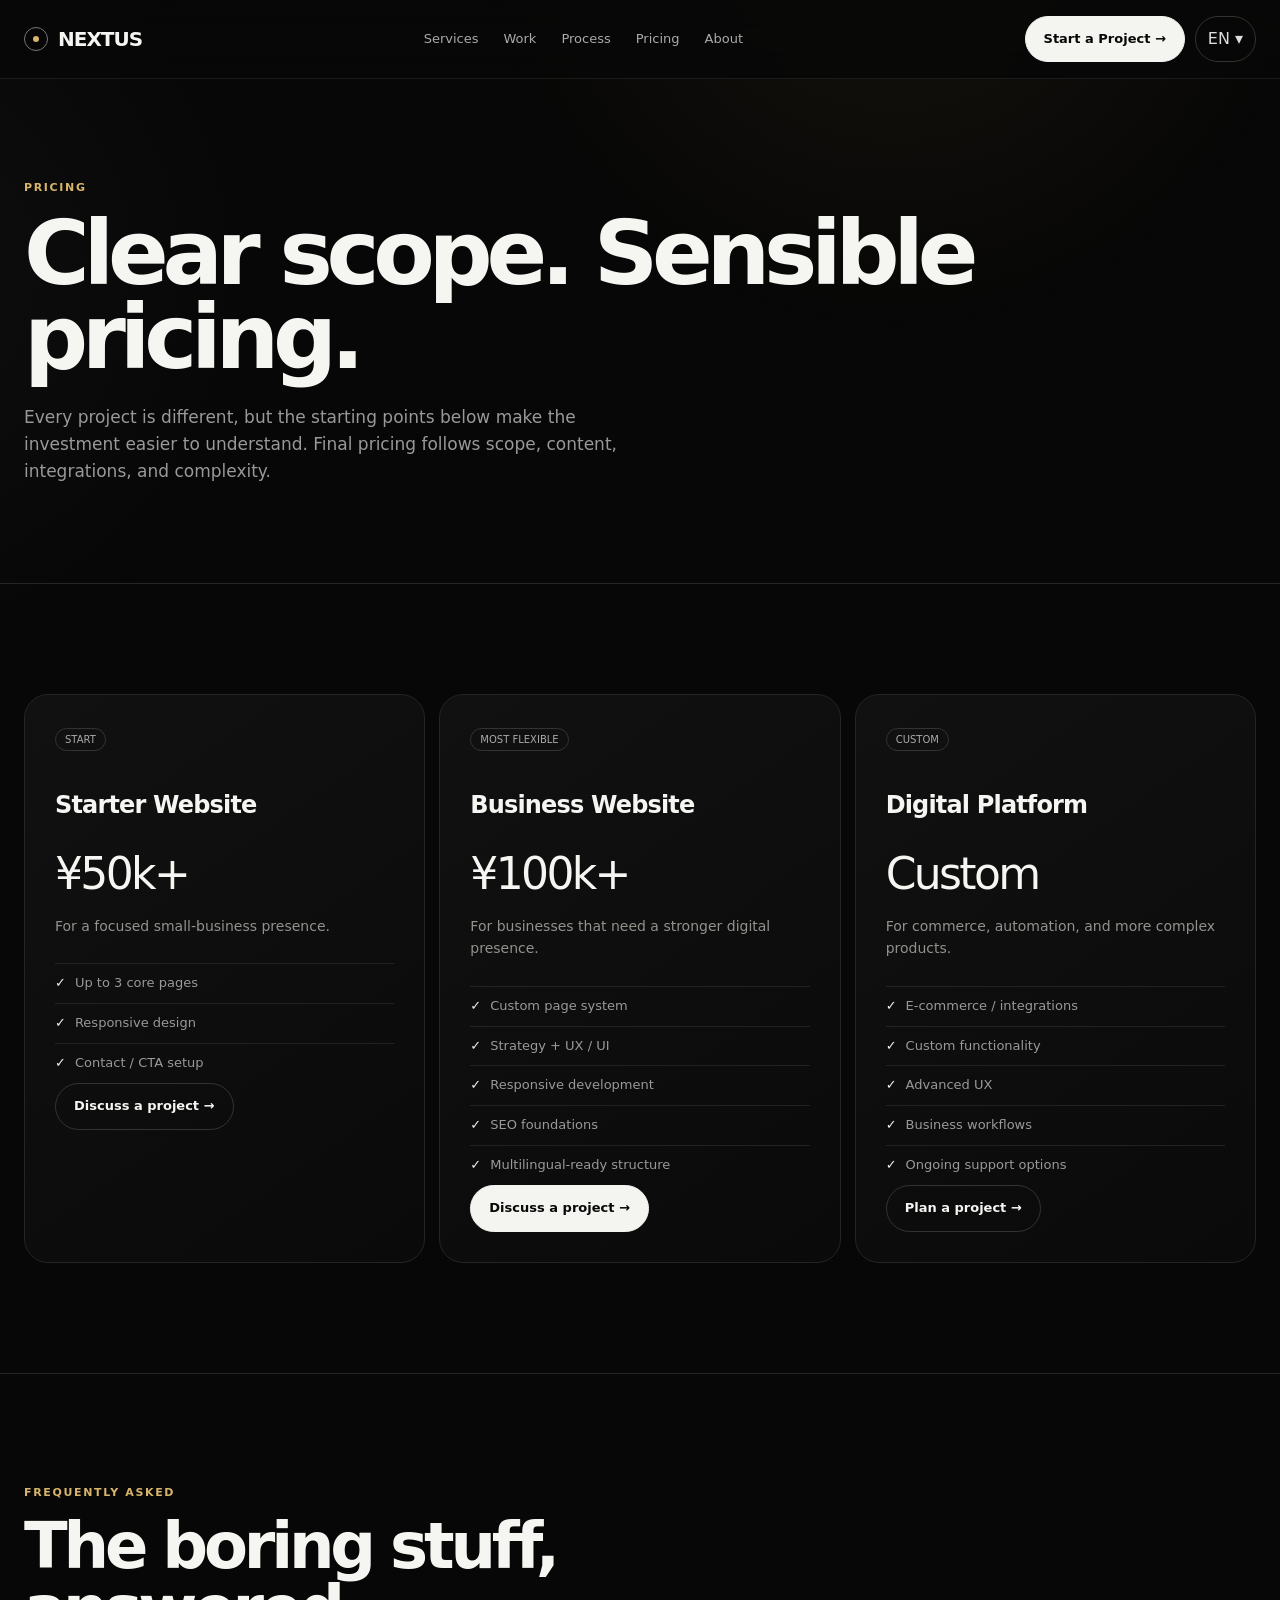
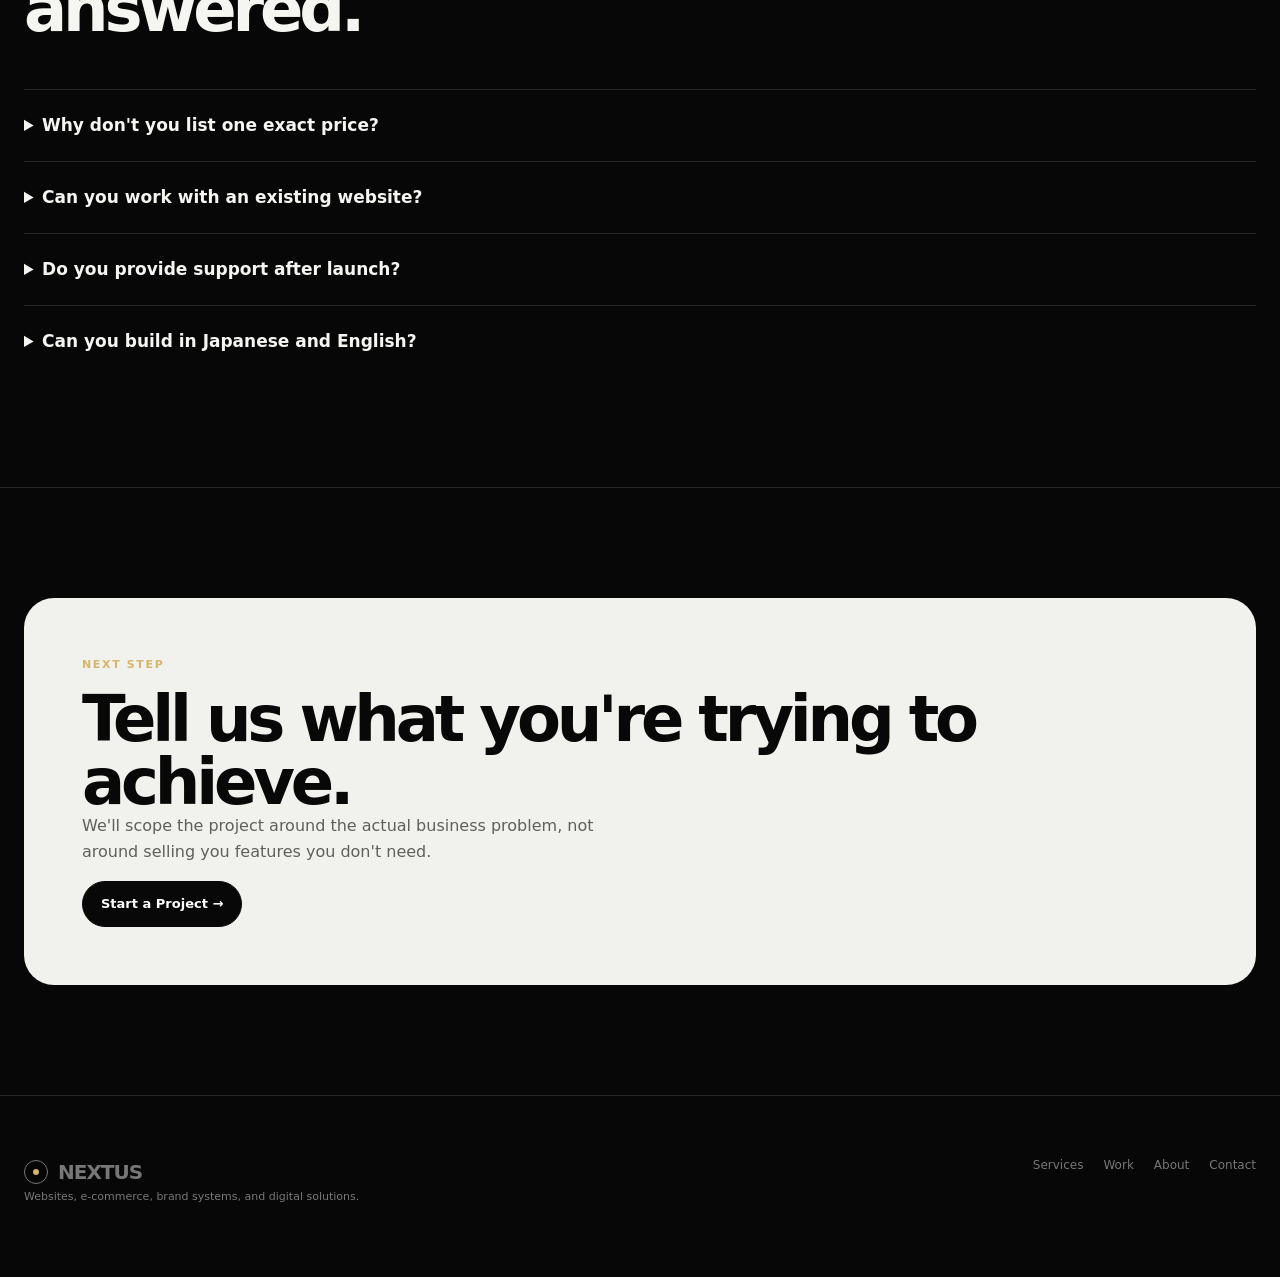
<file: pricing.html>
<!doctype html><html lang="en"><head><meta charset="utf-8"><meta name="viewport" content="width=device-width,initial-scale=1"><title>Pricing — NextUs</title><meta name="description" content="Straightforward website and digital project pricing from NextUs."><link rel="stylesheet" href="styles.css"></head><body><header class="nav"><div class="container navin"><a class="brand" href="index.html"><span class="mark"></span>NEXTUS</a><nav class="links"><a href="services.html">Services</a><a href="work.html">Work</a><a href="index.html#process">Process</a><a href="pricing.html">Pricing</a><a href="about.html">About</a></nav><div class="actions"><a class="btn primary" href="contact.html">Start a Project →</a><div class="lang"><button class="lang-toggle"><span data-lang-label>EN</span> ▾</button><div class="lang-menu"><button data-set-lang="en">English</button><button data-set-lang="ja">日本語</button></div></div><button class="menu">Menu</button></div></div><div class="mobile-nav"><a href="services.html">Services</a><a href="work.html">Work</a><a href="index.html#process">Process</a><a href="pricing.html">Pricing</a><a href="about.html">About</a><a href="contact.html">Contact</a></div></header><main><section class="page-hero"><div class="container"><div class="kicker">Pricing</div><h1>Clear scope. Sensible pricing.</h1><p>Every project is different, but the starting points below make the investment easier to understand. Final pricing follows scope, content, integrations, and complexity.</p></div></section><section class="section"><div class="container"><div class="pricing"><article class="card price-card"><span class="tag">START</span><h3>Starter Website</h3><div class="price">¥50k<span>+</span></div><p>For a focused small-business presence.</p><ul class="list"><li>1 core page</li><li>Basic SEO structure</li><li>Launch support</li></ul><a class="btn" href="contact.html">Discuss a project →</a></article><article class="card price-card featured"><span class="tag">MOST FLEXIBLE</span><h3>Business Website</h3><div class="price">¥100k<span>+</span></div><p>For businesses that need a stronger digital presence.</p><ul class="list"><li>Custom page system</li><li>Strategy + UX / UI</li><li>Responsive development</li><li>SEO foundations</li><li>Multilingual-ready structure</li></ul><a class="btn primary" href="contact.html">Discuss a project →</a></article><article class="card price-card"><span class="tag">CUSTOM</span><h3>Digital Platform</h3><div class="price">Custom</div><p>For commerce, automation, and more complex products.</p><ul class="list"><li>E-commerce / integrations</li><li>Custom functionality</li><li>Advanced UX</li><li>Business workflows</li><li>Ongoing support options</li></ul><a class="btn" href="contact.html">Plan a project →</a></article></div></div></section><section class="section"><div class="container"><div class="section-head"><div><div class="kicker">Frequently asked</div><h2>The boring stuff, answered.</h2></div></div><div class="faq"><details><summary>Why don't you list one exact price?</summary><p>Because a five-page brochure site and a five-page site with custom integrations are not remotely the same job. Starting prices keep things transparent without pretending scope doesn't matter.</p></details><details><summary>Can you work with an existing website?</summary><p>Yes. Redesigns can keep useful content and infrastructure while improving structure, visual design, mobile behavior, and conversion paths.</p></details><details><summary>Do you provide support after launch?</summary><p>Yes. Support and management can be added depending on the project and the level of ongoing help you need.</p></details><details><summary>Can you build in Japanese and English?</summary><p>Yes. Multilingual structure can be planned into the experience from the beginning.</p></details></div></div></section><section class="section"><div class="container"><div class="feature"><div class="kicker">Next step</div><h2>Tell us what you're trying to achieve.</h2><p class="intro">We'll scope the project around the actual business problem, not around selling you features you don't need.</p><a class="btn primary" href="contact.html">Start a Project →</a></div></div></section></main><footer class="footer"><div class="container footer-grid"><div><a class="brand" href="index.html"><span class="mark"></span>NEXTUS</a><p class="small">Websites, e-commerce, brand systems, and digital solutions.</p></div><div class="footer-links"><a href="services.html">Services</a><a href="work.html">Work</a><a href="about.html">About</a><a href="contact.html">Contact</a></div></div></footer><script src="script.js"></script></body></html>
</file>
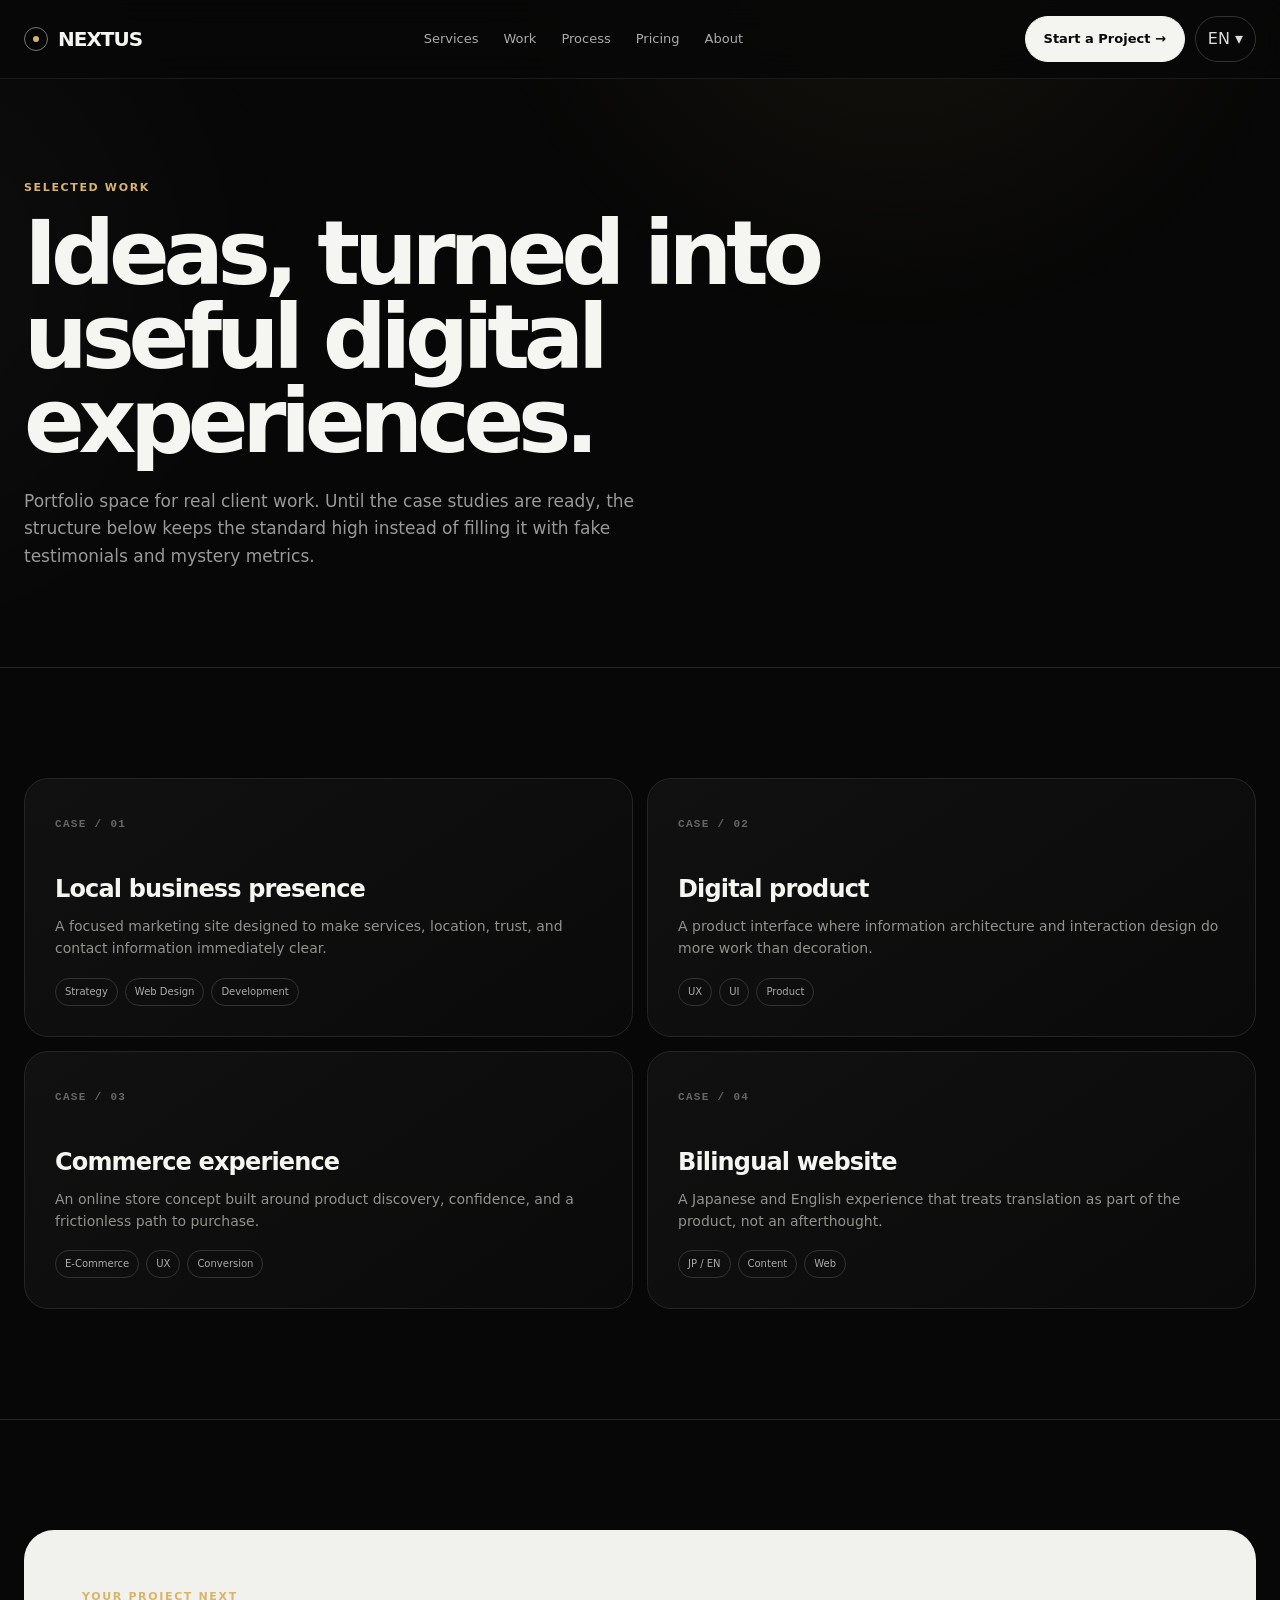
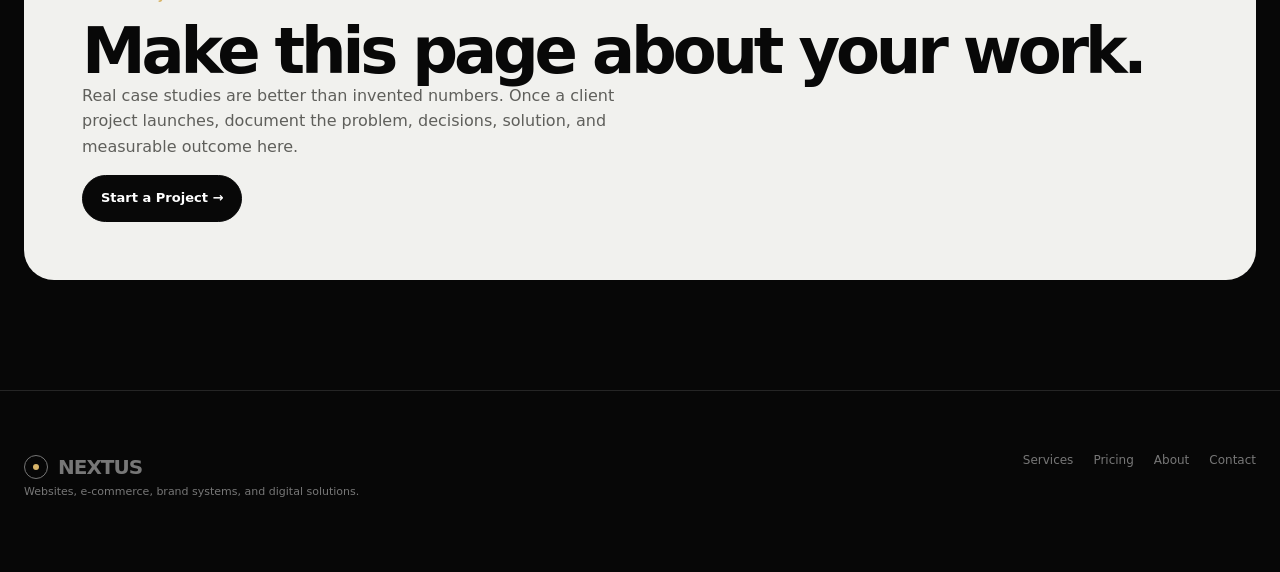
<file: work.html>
<!doctype html><html lang="en"><head><meta charset="utf-8"><meta name="viewport" content="width=device-width,initial-scale=1"><title>Work — NextUs</title><meta name="description" content="Selected work and digital direction from NextUs."><link rel="stylesheet" href="styles.css"></head><body><header class="nav"><div class="container navin"><a class="brand" href="index.html"><span class="mark"></span>NEXTUS</a><nav class="links"><a href="services.html">Services</a><a href="work.html">Work</a><a href="index.html#process">Process</a><a href="pricing.html">Pricing</a><a href="about.html">About</a></nav><div class="actions"><a class="btn primary" href="contact.html">Start a Project →</a><div class="lang"><button class="lang-toggle"><span data-lang-label>EN</span> ▾</button><div class="lang-menu"><button data-set-lang="en">English</button><button data-set-lang="ja">日本語</button></div></div><button class="menu">Menu</button></div></div><div class="mobile-nav"><a href="services.html">Services</a><a href="work.html">Work</a><a href="index.html#process">Process</a><a href="pricing.html">Pricing</a><a href="about.html">About</a><a href="contact.html">Contact</a></div></header><main><section class="page-hero"><div class="container"><div class="kicker">Selected work</div><h1>Ideas, turned into useful digital experiences.</h1><p>Portfolio space for real client work. Until the case studies are ready, the structure below keeps the standard high instead of filling it with fake testimonials and mystery metrics.</p></div></section><section class="section"><div class="container"><div class="grid-2"><article class="card"><span class="card-num">CASE / 01</span><h3>Local business presence</h3><p>A focused marketing site designed to make services, location, trust, and contact information immediately clear.</p><div class="tags"><span class="tag">Strategy</span><span class="tag">Web Design</span><span class="tag">Development</span></div></article><article class="card"><span class="card-num">CASE / 02</span><h3>Digital product</h3><p>A product interface where information architecture and interaction design do more work than decoration.</p><div class="tags"><span class="tag">UX</span><span class="tag">UI</span><span class="tag">Product</span></div></article><article class="card"><span class="card-num">CASE / 03</span><h3>Commerce experience</h3><p>An online store concept built around product discovery, confidence, and a frictionless path to purchase.</p><div class="tags"><span class="tag">E-Commerce</span><span class="tag">UX</span><span class="tag">Conversion</span></div></article><article class="card"><span class="card-num">CASE / 04</span><h3>Bilingual website</h3><p>A Japanese and English experience that treats translation as part of the product, not an afterthought.</p><div class="tags"><span class="tag">JP / EN</span><span class="tag">Content</span><span class="tag">Web</span></div></article></div></div></section><section class="section"><div class="container"><div class="feature"><div class="kicker">Your project next</div><h2>Make this page about your work.</h2><p class="intro">Real case studies are better than invented numbers. Once a client project launches, document the problem, decisions, solution, and measurable outcome here.</p><a class="btn primary" href="contact.html">Start a Project →</a></div></div></section></main><footer class="footer"><div class="container footer-grid"><div><a class="brand" href="index.html"><span class="mark"></span>NEXTUS</a><p class="small">Websites, e-commerce, brand systems, and digital solutions.</p></div><div class="footer-links"><a href="services.html">Services</a><a href="pricing.html">Pricing</a><a href="about.html">About</a><a href="contact.html">Contact</a></div></div></footer><script src="script.js"></script></body></html>
</file>
<file: styles.css>
:root{--bg:#070707;--surface:#0d0d0d;--text:#f5f5f2;--muted:#989894;--line:#252525;--accent:#d8b56a;--max:1240px;--radius:24px}*{box-sizing:border-box}html{scroll-behavior:smooth}body{margin:0;background:var(--bg);color:var(--text);font-family:Inter,ui-sans-serif,system-ui,-apple-system,BlinkMacSystemFont,"Segoe UI",sans-serif;line-height:1.6;-webkit-font-smoothing:antialiased}body:before{content:"";position:fixed;inset:0;pointer-events:none;background:radial-gradient(circle at 70% -10%,rgba(216,181,106,.08),transparent 32%),radial-gradient(circle at -10% 30%,rgba(255,255,255,.035),transparent 28%);z-index:-1}a{color:inherit;text-decoration:none}button,input,textarea,select{font:inherit}.container{width:min(calc(100% - 48px),var(--max));margin:auto}.nav{position:sticky;top:0;z-index:50;background:rgba(7,7,7,.86);backdrop-filter:blur(16px);border-bottom:1px solid rgba(255,255,255,.08)}.navin{height:78px;display:flex;align-items:center;justify-content:space-between;gap:28px}.brand{display:flex;align-items:center;gap:10px;font-size:20px;font-weight:850;letter-spacing:-.05em}.mark{width:24px;height:24px;border:1px solid #777;border-radius:50%;position:relative}.mark:after{content:"";position:absolute;width:6px;height:6px;background:var(--accent);border-radius:50%;top:8px;left:8px}.links{display:flex;gap:25px;align-items:center;font-size:13px;color:#aaa}.links a{transition:.2s}.links a:hover,.links a.active{color:#fff}.actions{display:flex;gap:10px;align-items:center}.btn{display:inline-flex;align-items:center;justify-content:center;gap:8px;border:1px solid #333;border-radius:999px;padding:12px 18px;font-size:13px;font-weight:750;transition:transform .2s,border-color .2s,background .2s}.btn:hover{transform:translateY(-2px);border-color:#777}.btn.primary{background:#f4f4f1;color:#080808;border-color:#f4f4f1}.btn.gold{background:var(--accent);border-color:var(--accent);color:#0b0b0b}.lang{position:relative}.lang-toggle{background:transparent;color:#ddd;border:1px solid #333;border-radius:999px;padding:9px 12px;cursor:pointer}.lang-menu{display:none;position:absolute;right:0;top:44px;padding:6px;background:#111;border:1px solid #333;border-radius:14px;min-width:130px;box-shadow:0 20px 60px #000}.lang.open .lang-menu{display:block}.lang-menu button{display:block;width:100%;padding:9px 10px;text-align:left;background:none;color:#ddd;border:0;border-radius:9px;cursor:pointer}.lang-menu button:hover{background:#202020}.menu{display:none;background:#111;color:#fff;border:1px solid #333;border-radius:12px;padding:9px 12px}.mobile-nav{display:none}.hero{min-height:calc(100vh - 78px);display:flex;align-items:center;padding:100px 0 110px;border-bottom:1px solid var(--line)}.hero-grid{display:grid;grid-template-columns:1.25fr .75fr;gap:70px;align-items:end}.eyebrow{display:flex;align-items:center;gap:10px;color:#aaa;font-size:11px;font-weight:700;letter-spacing:.16em;text-transform:uppercase;margin-bottom:24px}.eyebrow:before{content:"";width:30px;height:1px;background:var(--accent)}h1,h2,h3,p{margin-top:0}.hero h1{font-size:clamp(50px,7vw,100px);line-height:.94;letter-spacing:-.075em;max-width:950px;margin-bottom:30px}.hero h1 em{font-style:normal;color:#9b9b96}.hero-copy{max-width:610px;color:#a6a6a1;font-size:17px}.ctas{display:flex;gap:11px;flex-wrap:wrap;margin-top:30px}.hero-meta{border-left:1px solid #333;padding-left:24px;color:#92928d;font-size:13px}.hero-meta strong{display:block;color:#eee;font-size:34px;letter-spacing:-.05em;margin-bottom:4px}.hero-meta div+div{margin-top:28px}.section{padding:110px 0;border-bottom:1px solid var(--line)}.section-head{display:grid;grid-template-columns:1fr .8fr;gap:60px;align-items:end;margin-bottom:48px}.section h2{font-size:clamp(38px,5vw,66px);line-height:.98;letter-spacing:-.065em;margin-bottom:0}.intro{color:#999;max-width:570px;font-size:16px}.kicker{color:var(--accent);font-size:11px;letter-spacing:.15em;text-transform:uppercase;font-weight:750;margin-bottom:14px}.grid{display:grid;grid-template-columns:repeat(3,1fr);gap:14px}.grid-2{display:grid;grid-template-columns:repeat(2,1fr);gap:14px}.card{background:linear-gradient(145deg,#111,#0a0a0a);border:1px solid var(--line);border-radius:var(--radius);padding:30px;min-height:255px;transition:transform .25s,border-color .25s,background .25s}.card:hover{transform:translateY(-4px);border-color:#4a4a4a;background:#101010}.card-num{font:600 11px/1 ui-monospace,SFMono-Regular,monospace;color:#666;letter-spacing:.12em}.card h3{font-size:24px;line-height:1.1;letter-spacing:-.035em;margin:42px 0 12px}.card p{color:#92928d;font-size:14px;margin-bottom:0}.arrow{display:inline-flex;margin-top:25px;color:#ddd;font-size:13px}.feature{background:#f1f1ee;color:#080808;border-radius:30px;padding:58px}.feature .intro{color:#5f5f5b}.feature .btn{border-color:#aaa}.feature .btn.primary{background:#080808;color:#fff;border-color:#080808}.numbers{display:grid;grid-template-columns:repeat(4,1fr);border:1px solid var(--line);border-radius:22px;overflow:hidden}.number{padding:28px;border-right:1px solid var(--line)}.number:last-child{border-right:0}.number strong{font-size:42px;letter-spacing:-.06em;display:block}.number span{font-size:12px;color:#777}.process{display:grid;grid-template-columns:repeat(6,1fr);gap:1px;background:#282828;border:1px solid #282828}.step{background:#0a0a0a;padding:25px;min-height:190px}.step b{font:600 11px ui-monospace,monospace;color:#666}.step h3{font-size:19px;margin:34px 0 8px}.step p{font-size:13px;color:#888}.case{display:grid;grid-template-columns:1fr 1fr;min-height:430px;border:1px solid var(--line);border-radius:28px;overflow:hidden;background:#0d0d0d}.case-visual{position:relative;min-height:350px;background:radial-gradient(circle at 70% 25%,#464646 0,#181818 27%,#0a0a0a 68%);display:flex;align-items:flex-end;padding:28px}.case-visual:after{content:"NEXTUS / SELECTED WORK";font:600 10px ui-monospace,monospace;color:#777;letter-spacing:.14em}.case-copy{padding:45px;display:flex;flex-direction:column;justify-content:center}.case-copy h3{font-size:38px;line-height:1;letter-spacing:-.055em;margin:10px 0 18px}.case-copy p{color:#999}.tags{display:flex;gap:7px;flex-wrap:wrap;margin-top:18px}.tag{border:1px solid #333;color:#aaa;border-radius:999px;padding:5px 9px;font-size:10px}.pricing{display:grid;grid-template-columns:repeat(3,1fr);gap:14px}.price{font-size:44px;letter-spacing:-.06em;margin:20px 0 6px}.price small{font-size:12px;color:#777;letter-spacing:0}.list{list-style:none;padding:0;margin:26px 0 0;color:#999;font-size:13px}.list li{padding:9px 0;border-top:1px solid #222}.list li:before{content:"✓";color:#eee;margin-right:9px}.faq details{border-top:1px solid #262626;padding:22px 0}.faq summary{cursor:pointer;font-size:17px;font-weight:700}.faq p{color:#90908b;max-width:760px;margin:13px 0 0}.contact-grid{display:grid;grid-template-columns:.7fr 1.3fr;gap:80px}.contact-info p{color:#999}.form{display:grid;gap:16px}.field{display:grid;gap:7px}.field label{font-size:12px;color:#999}.field input,.field textarea,.field select{width:100%;background:#0c0c0c;border:1px solid #292929;border-radius:13px;color:#fff;padding:14px;outline:none}.field textarea{min-height:150px;resize:vertical}.field input:focus,.field textarea:focus,.field select:focus{border-color:#777}.footer{padding:60px 0;color:#777}.footer-grid{display:flex;justify-content:space-between;gap:30px}.footer-links{display:flex;gap:20px;flex-wrap:wrap;font-size:12px}.small{font-size:11px}.status{display:inline-flex;align-items:center;gap:7px;font-size:11px;color:#888}.status i{width:7px;height:7px;background:#78a56c;border-radius:50%}.reveal{opacity:0;transform:translateY(18px);transition:.7s ease}.reveal.visible{opacity:1;transform:none}.page-hero{padding:100px 0 80px;border-bottom:1px solid var(--line)}.page-hero h1{font-size:clamp(52px,7vw,90px);line-height:.94;letter-spacing:-.07em;max-width:950px;margin-bottom:25px}.page-hero p{max-width:650px;color:#999;font-size:17px}.quote{font-size:clamp(28px,4vw,48px);line-height:1.05;letter-spacing:-.05em;max-width:900px}.quote span{color:#777}@media(max-width:950px){.links,.actions>.btn{display:none}.menu{display:block}.mobile-nav{position:absolute;top:78px;left:16px;right:16px;background:#0d0d0d;border:1px solid #292929;border-radius:16px;padding:8px}.mobile-nav.open{display:block}.mobile-nav a{display:block;padding:12px;border-bottom:1px solid #202020;font-size:14px}.hero-grid,.section-head,.contact-grid,.case{grid-template-columns:1fr}.hero{min-height:auto;padding:80px 0}.hero-meta{margin-top:20px}.grid,.pricing{grid-template-columns:1fr 1fr}.process{grid-template-columns:repeat(3,1fr)}}@media(max-width:620px){.container{width:min(calc(100% - 30px),var(--max))}.navin{height:70px}.hero{padding:65px 0 80px}.hero h1,.page-hero h1{font-size:clamp(45px,15vw,68px)}.section{padding:75px 0}.grid,.grid-2,.pricing,.numbers{grid-template-columns:1fr}.number{border-right:0;border-bottom:1px solid var(--line)}.number:last-child{border-bottom:0}.process{grid-template-columns:1fr}.step{min-height:150px}.feature{padding:34px 24px}.case-copy{padding:30px}.case-copy h3{font-size:30px}.footer-grid{display:block}.footer-links{margin-top:25px}.lang{display:block}}
</file>
